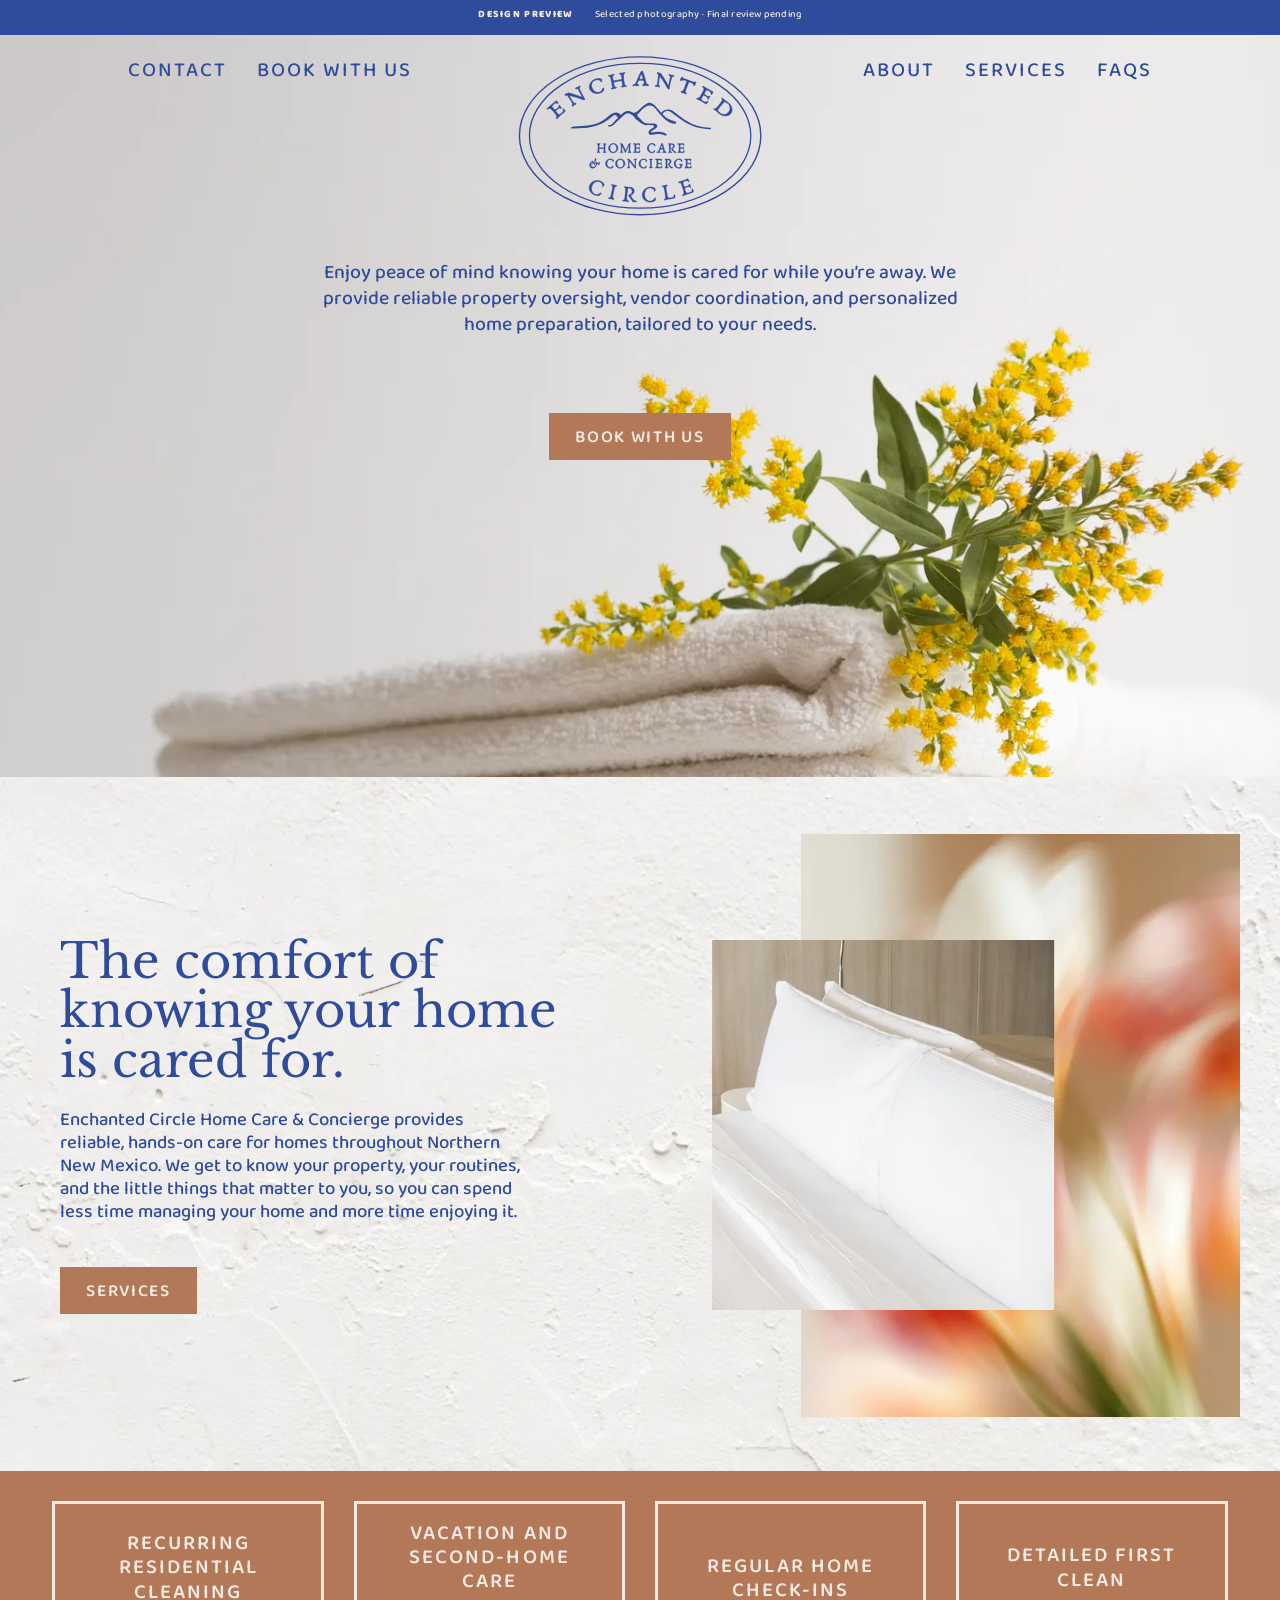
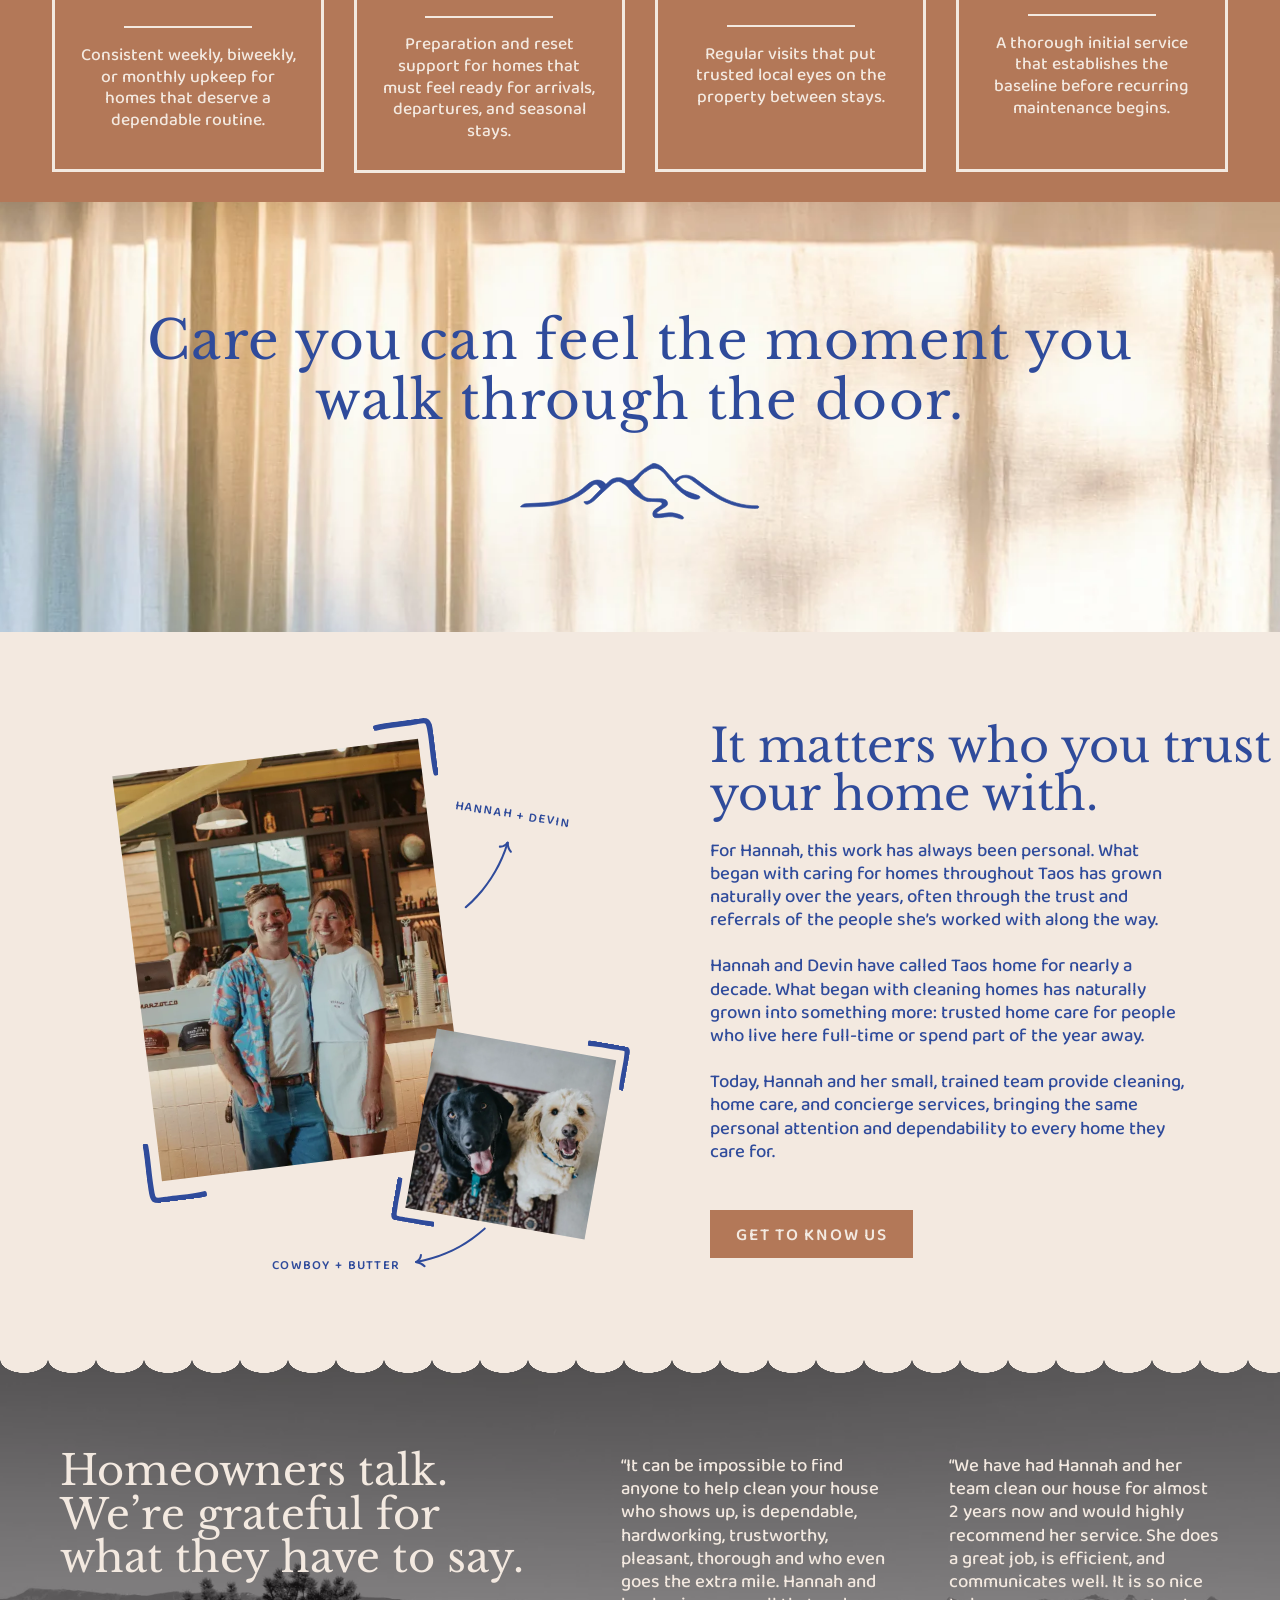
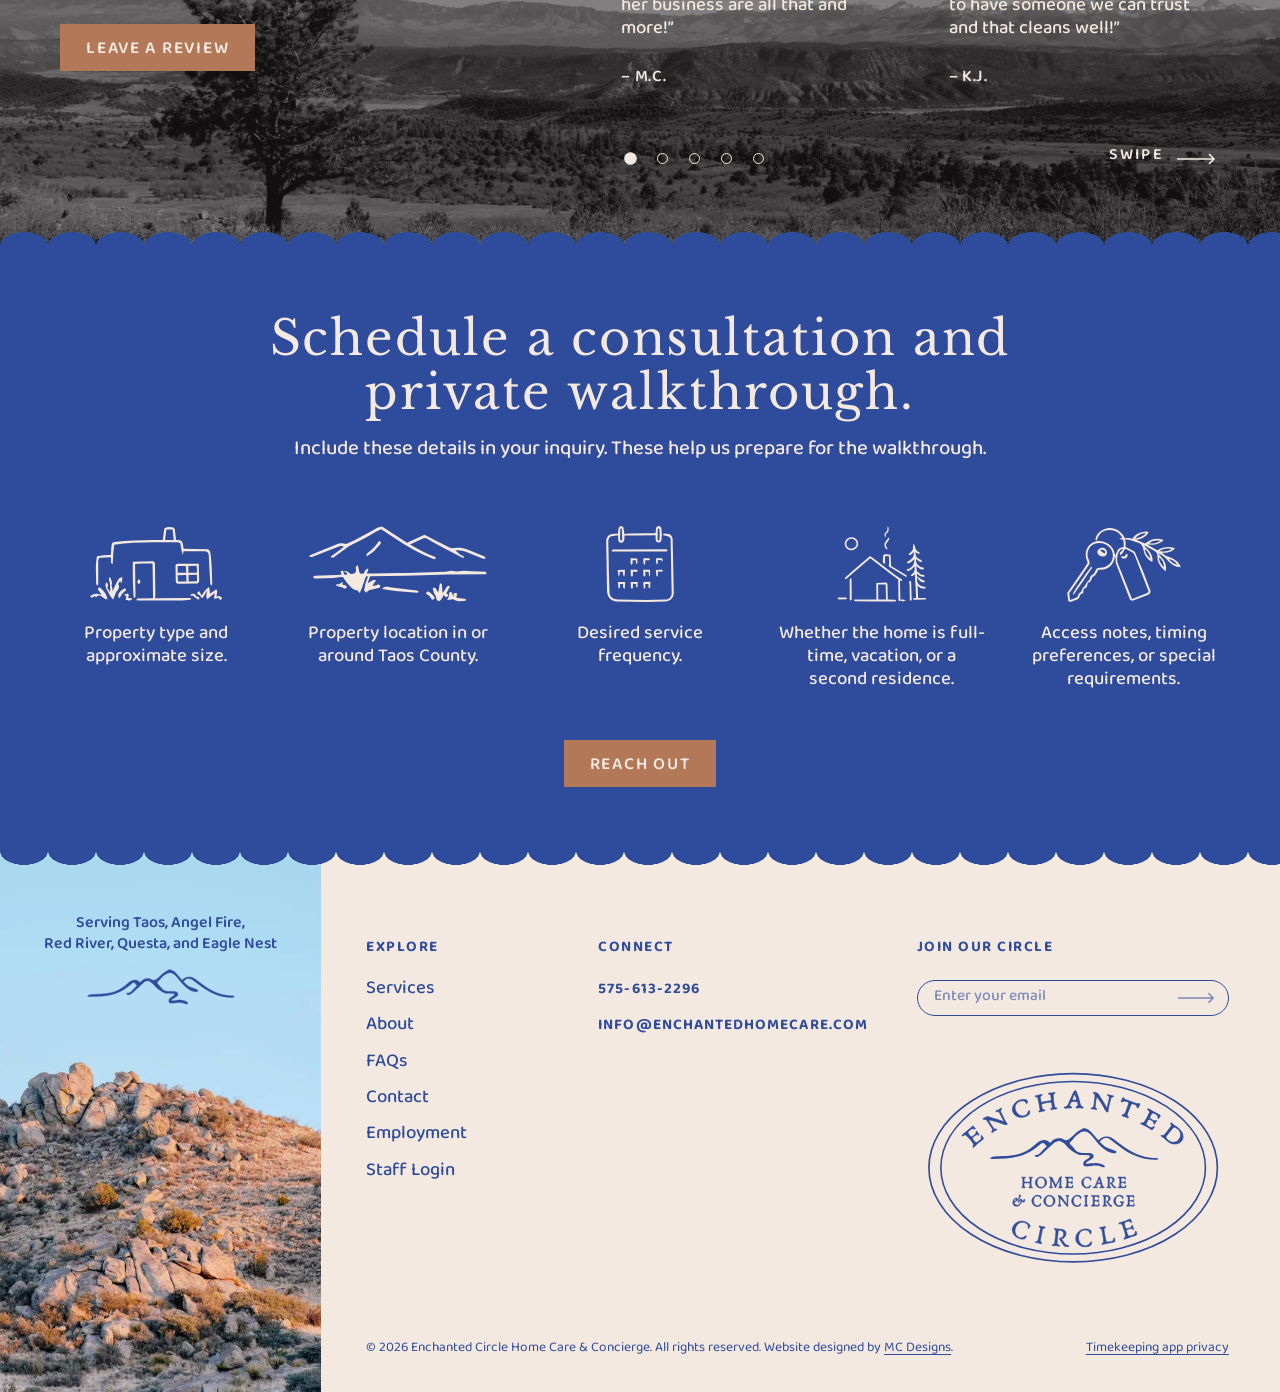
<file: index.html>
<!doctype html><html lang="en"><head><meta charset="utf-8"><meta name="viewport" content="width=device-width,initial-scale=1"><meta name="robots" content="noindex,nofollow"><meta name="description" content="Enchanted Circle Home Care &amp; Concierge provides reliable property oversight, vendor coordination, and personalized home preparation in Northern New Mexico."><title>Home | Enchanted Circle</title><link rel="preconnect" href="https://fonts.googleapis.com"><link rel="preconnect" href="https://fonts.gstatic.com" crossorigin><link rel="stylesheet" href="https://fonts.googleapis.com/css2?family=Baloo+Tammudu+2:wght@400..800&amp;family=Libre+Baskerville:wght@400;700&amp;display=swap"><link rel="stylesheet" href="styles.css"><link rel="icon" href="favicon.ico" sizes="16x16 32x32 48x48"><link rel="icon" type="image/png" href="favicon-32x32.png" sizes="32x32"><link rel="icon" type="image/svg+xml" href="favicon.svg" sizes="any"></head><body class="home"><a class="skip" href="#main">Skip to content</a><div class="draft-banner">DESIGN PREVIEW <span>Selected photography · Final review pending</span></div><header class="site-header site-header--overlay"><nav class="site-nav site-nav-left" aria-label="Contact and booking"><a href="contact.html">Contact</a><a href="mailto:info@enchantedhomecare.com?subject=Booking%20inquiry">Book with us</a></nav><a class="site-logo" href="index.html" aria-label="Enchanted Circle home"><img src="assets/logo.svg" alt="Enchanted Circle Home Care &amp; Concierge" width="277" height="186"></a><nav class="site-nav site-nav-right" aria-label="Main navigation"><a href="about.html">About</a><a href="services.html">Services</a><a href="faqs.html">FAQs</a></nav></header><main id="main">
<section class="hero"><img class="hero-photo" src="assets/photos/hero-linens-1600.webp" srcset="assets/photos/hero-linens-480.webp 480w, assets/photos/hero-linens-960.webp 960w, assets/photos/hero-linens-1600.webp 1600w, assets/photos/hero-linens-2400.webp 2400w" sizes="(max-width: 760px) 100vw, 118vw" width="3840" height="5760" loading="eager" decoding="async" fetchpriority="high" alt="A stack of white towels topped with yellow flowers"><div class="hero-copy"><h1 class="visually-hidden">Enchanted Circle Home Care &amp; Concierge</h1><p>Enjoy peace of mind knowing your home is cared for while you’re away. We provide reliable property oversight, vendor coordination, and personalized home preparation, tailored to your needs.</p><a class="button" href="mailto:info@enchantedhomecare.com?subject=Booking%20inquiry">Book with us</a></div></section>
<section class="comfort"><div class="comfort-copy"><h2>The comfort of knowing your home is cared for.</h2><p>Enchanted Circle Home Care &amp; Concierge provides reliable, hands-on care for homes throughout Northern New Mexico. We get to know your property, your routines, and the little things that matter to you, so you can spend less time managing your home and more time enjoying it.</p><a class="button" href="services.html">Services</a></div><div class="comfort-art"><img class="comfort-florals" src="assets/photos/soft-florals-960.webp" srcset="assets/photos/soft-florals-480.webp 480w, assets/photos/soft-florals-960.webp 960w, assets/photos/soft-florals-1600.webp 1600w" sizes="(max-width: 760px) 80vw, 31vw" width="6000" height="7966" loading="lazy" decoding="async" alt="Softly focused flowers and green stems in warm light"><img class="comfort-pillows" src="assets/photos/quiet-bedroom-960.webp" srcset="assets/photos/quiet-bedroom-480.webp 480w, assets/photos/quiet-bedroom-960.webp 960w, assets/photos/quiet-bedroom-1600.webp 1600w" sizes="(max-width: 760px) 62vw, 24vw" width="3648" height="5472" loading="lazy" decoding="async" alt="Crisp white pillows and bed linen"></div></section>
<section class="care-squares" aria-label="Ways we care for your home"><a href="services.html#service-02"><h3>Recurring residential cleaning</h3><span class="square-rule" aria-hidden="true"></span><p>Consistent weekly, biweekly, or monthly upkeep for homes that deserve a dependable routine.</p></a><a href="services.html#service-03"><h3>Vacation and second-home care</h3><span class="square-rule" aria-hidden="true"></span><p>Preparation and reset support for homes that must feel ready for arrivals, departures, and seasonal stays.</p></a><a href="services.html#service-04"><h3>Regular home check-ins</h3><span class="square-rule" aria-hidden="true"></span><p>Regular visits that put trusted local eyes on the property between stays.</p></a><a href="services.html#service-01"><h3>Detailed first clean</h3><span class="square-rule" aria-hidden="true"></span><p>A thorough initial service that establishes the baseline before recurring maintenance begins.</p></a></section>
<section class="moment"><h2>Care you can feel the moment you<br> walk through the door.</h2><img class="moment-mark" src="assets/mountain-blue.svg" alt="" width="1000" height="266"></section>
<section class="people"><div class="people-art"><figure class="snap snap-people"><img src="assets/photos/hannah-devin-960.webp" srcset="assets/photos/hannah-devin-480.webp 480w, assets/photos/hannah-devin-960.webp 960w, assets/photos/hannah-devin-1440.webp 1440w" sizes="(max-width: 760px) 50vw, 27vw" width="1440" height="1800" loading="lazy" decoding="async" alt="A smiling couple standing in a café"></figure><figure class="snap snap-dogs"><img src="assets/photos/cowboy-butter-480.webp" srcset="assets/photos/cowboy-butter-480.webp 480w, assets/photos/cowboy-butter-960.webp 960w" sizes="(max-width: 760px) 30vw, 16vw" width="960" height="960" loading="lazy" decoding="async" alt="A black Labrador and a cream doodle sitting on a rug"></figure><span class="tag tag-people" aria-hidden="true">Hannah + Devin</span><img class="tag-arrow tag-arrow-people" src="assets/icons/arrow-up.svg" alt="" width="57" height="81"><span class="tag tag-dogs" aria-hidden="true">Cowboy + Butter</span><img class="tag-arrow tag-arrow-dogs" src="assets/icons/arrow-down.svg" alt="" width="87" height="49"></div><div class="people-copy"><h2>It matters who you trust<br> your home with.</h2><p>For Hannah, this work has always been personal. What began with caring for homes throughout Taos has grown naturally over the years, often through the trust and referrals of the people she’s worked with along the way.</p><p>Hannah and Devin have called Taos home for nearly a decade. What began with cleaning homes has naturally grown into something more: trusted home care for people who live here full-time or spend part of the year away.</p><p>Today, Hannah and her small, trained team provide cleaning, home care, and concierge services, bringing the same personal attention and dependability to every home they care for.</p><a class="button" href="about.html">Get to know us</a></div></section>
<section class="reviews" aria-labelledby="reviews-title"><img class="reviews-bg" src="assets/photos/taos-landscape-1600.webp" srcset="assets/photos/taos-landscape-960.webp 960w, assets/photos/taos-landscape-1600.webp 1600w" sizes="100vw" width="1600" height="1009" loading="lazy" decoding="async" alt=""><div class="reviews-inner"><div class="reviews-intro"><h2 id="reviews-title">Homeowners talk.<br> We’re grateful for<br> what they have to say.</h2><a class="button" href="https://share.google/oeSkpohgW9FTx4liO" target="_blank" rel="noopener">Leave a review</a></div><div class="reviews-carousel"><div class="reviews-track" tabindex="0" role="region" aria-label="Homeowner reviews (scroll for more)">
<figure class="review"><blockquote><p>“It can be impossible to find anyone to help clean your house who shows up, is dependable, hardworking, trustworthy, pleasant, thorough and who even goes the extra mile. Hannah and her business are all that and more!”</p></blockquote><figcaption>– M.C.</figcaption></figure>
<figure class="review"><blockquote><p>“We have had Hannah and her team clean our house for almost 2 years now and would highly recommend her service. She does a great job, is efficient, and communicates well. It is so nice to have someone we can trust and that cleans well!”</p></blockquote><figcaption>– K.J.</figcaption></figure>
<figure class="review"><blockquote><p>“Hannah and crew did a great job cleaning our home before our Thanksgiving vacation. She pays attention to details and even took the time to clean out our fireplace. Thank you.”</p></blockquote><figcaption>– J.H.</figcaption></figure>
<figure class="review"><blockquote><p>“Hannah is the real deal. She is efficient and detail oriented.. She communicates clearly, and is prompt with her schedule. I’ve used many services over the years and Hannah’s is truly one of the best.”</p></blockquote><figcaption>– C.P.</figcaption></figure>
<figure class="review"><blockquote><p>“Hannah is Incredibly professional, on a level that is rare in Taos. Trust worthy. Fantastic communication and above all else, excellent and detail oriented. Highly recommend!!”</p></blockquote><figcaption>– J.E.</figcaption></figure>
<figure class="review"><blockquote><p>“Hannah is top notch. Her attention to detail in my home is unparalleled and the job performed always exceeds expectations. She is professional, trustworthy and dependable.”</p></blockquote><figcaption>– W.G.</figcaption></figure>
</div><div class="reviews-controls"><button class="reviews-prev" type="button" aria-label="Previous reviews"><svg viewBox="0 0 40 12" aria-hidden="true"><path d="M39 6H2M7 1 2 6l5 5"/></svg></button><button class="reviews-next" type="button" aria-label="Next reviews">Swipe <svg viewBox="0 0 40 12" aria-hidden="true"><path d="M1 6h37M33 1l5 5-5 5"/></svg></button></div></div></div></section>
<section class="walkthrough"><h2>Schedule a consultation and<br> private walkthrough.</h2><p class="walkthrough-lede">Include these details in your inquiry. These help us prepare for the walkthrough.</p><ul class="walkthrough-list"><li><img src="assets/icons/doodle-adobe.svg" alt="" width="133" height="77">Property type and approximate size.</li><li><img src="assets/icons/doodle-mountain.svg" alt="" width="163" height="70">Property location in or around Taos County.</li><li><img src="assets/icons/doodle-calendar.svg" alt="" width="75" height="85">Desired service frequency.</li><li><img src="assets/icons/doodle-cabin.svg" alt="" width="107" height="92">Whether the home is full-time, vacation, or a second residence.</li><li><img src="assets/icons/doodle-keys.svg" alt="" width="123" height="83">Access notes, timing preferences, or special requirements.</li></ul><a class="button" href="mailto:info@enchantedhomecare.com?subject=Consultation%20and%20walkthrough">Reach out</a></section>
</main><footer class="site-footer"><div class="footer-place"><img class="footer-place-photo" src="assets/photos/rocky-desert-480.webp" srcset="assets/photos/rocky-desert-480.webp 480w, assets/photos/rocky-desert-960.webp 960w, assets/photos/rocky-desert-1440.webp 1440w" sizes="(max-width: 760px) 100vw, 25vw" width="960" height="1440" loading="lazy" decoding="async" alt=""><p>Serving Taos, Angel Fire,<br> Red River, Questa, and Eagle Nest</p><img class="footer-place-mark" src="assets/mountain-blue.svg" alt="" width="1000" height="266"></div><div class="footer-main"><nav class="footer-col" aria-labelledby="footer-explore"><h2 id="footer-explore">Explore</h2><ul><li><a href="services.html">Services</a></li><li><a href="about.html">About</a></li><li><a href="faqs.html">FAQs</a></li><li><a href="contact.html">Contact</a></li><li><a href="employment.html">Employment</a></li><li><a href="https://staff.enchantedhomecare.com/">Staff Login</a></li></ul></nav><div class="footer-col footer-connect"><h2>Connect</h2><ul><li><a href="tel:+15756132296">575-613-2296</a></li><li><a href="mailto:info@enchantedhomecare.com">info@enchantedhomecare.com</a></li></ul></div><div class="footer-col footer-join"><h2 id="footer-join">Join our circle</h2><form class="join-form" action="#" method="post" novalidate aria-labelledby="footer-join"><label class="visually-hidden" for="join-email">Email address</label><input id="join-email" name="email" type="email" inputmode="email" autocomplete="email" placeholder="Enter your email" required maxlength="254"><input class="join-trap" name="company" type="text" tabindex="-1" autocomplete="off" aria-hidden="true"><button type="submit" aria-label="Join the email list"><svg viewBox="0 0 40 12" aria-hidden="true"><path d="M1 6h37M33 1l5 5-5 5"/></svg></button></form><p class="join-status" role="status" aria-live="polite"></p><a class="footer-logo" href="index.html" aria-label="Enchanted Circle home"><img src="assets/logo.svg" alt="" width="332" height="224"></a></div><div class="footer-legal"><p>© 2026 Enchanted Circle Home Care &amp; Concierge. All rights reserved. Website designed by <a href="https://mollycostanza.com/" target="_blank" rel="noopener">MC Designs</a>.</p><a href="privacy-timekeeping.html">Timekeeping app privacy</a></div></div></footer><script src="assets/site.js" defer></script></body></html>
</file>
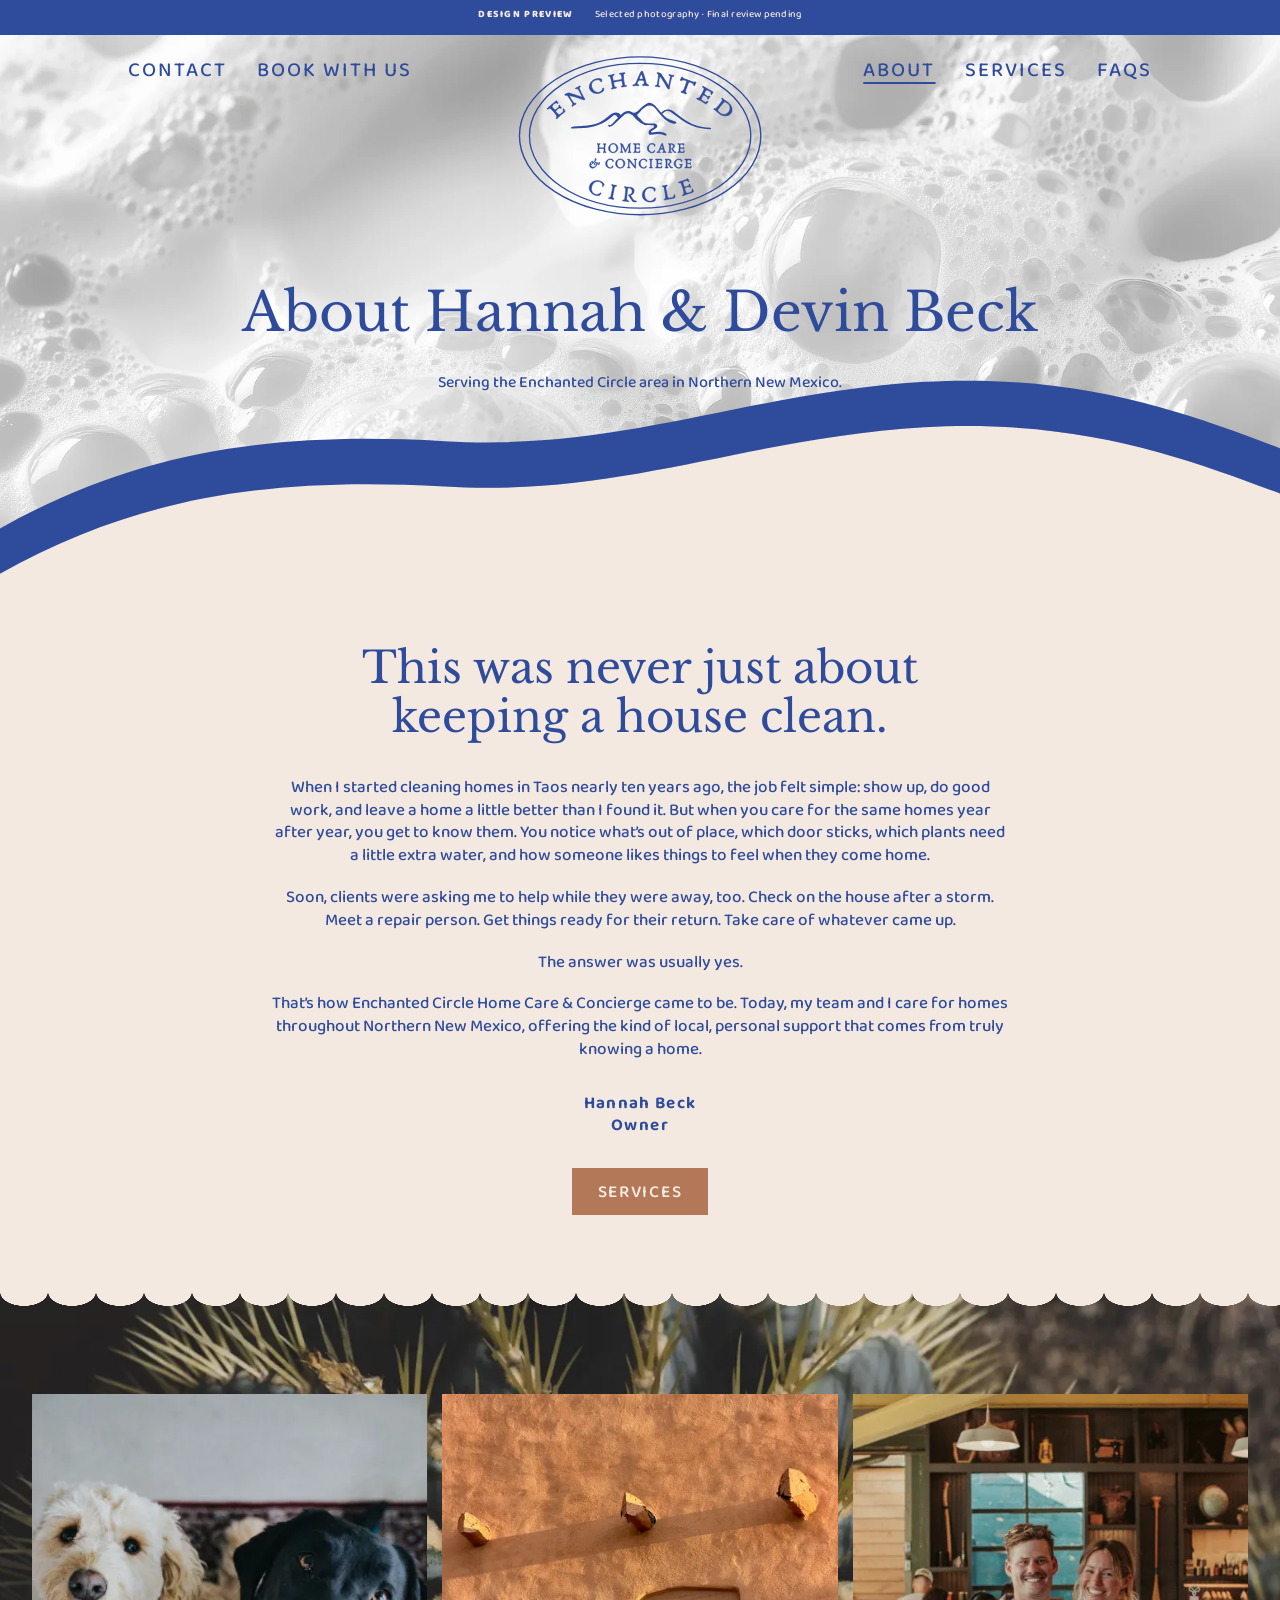
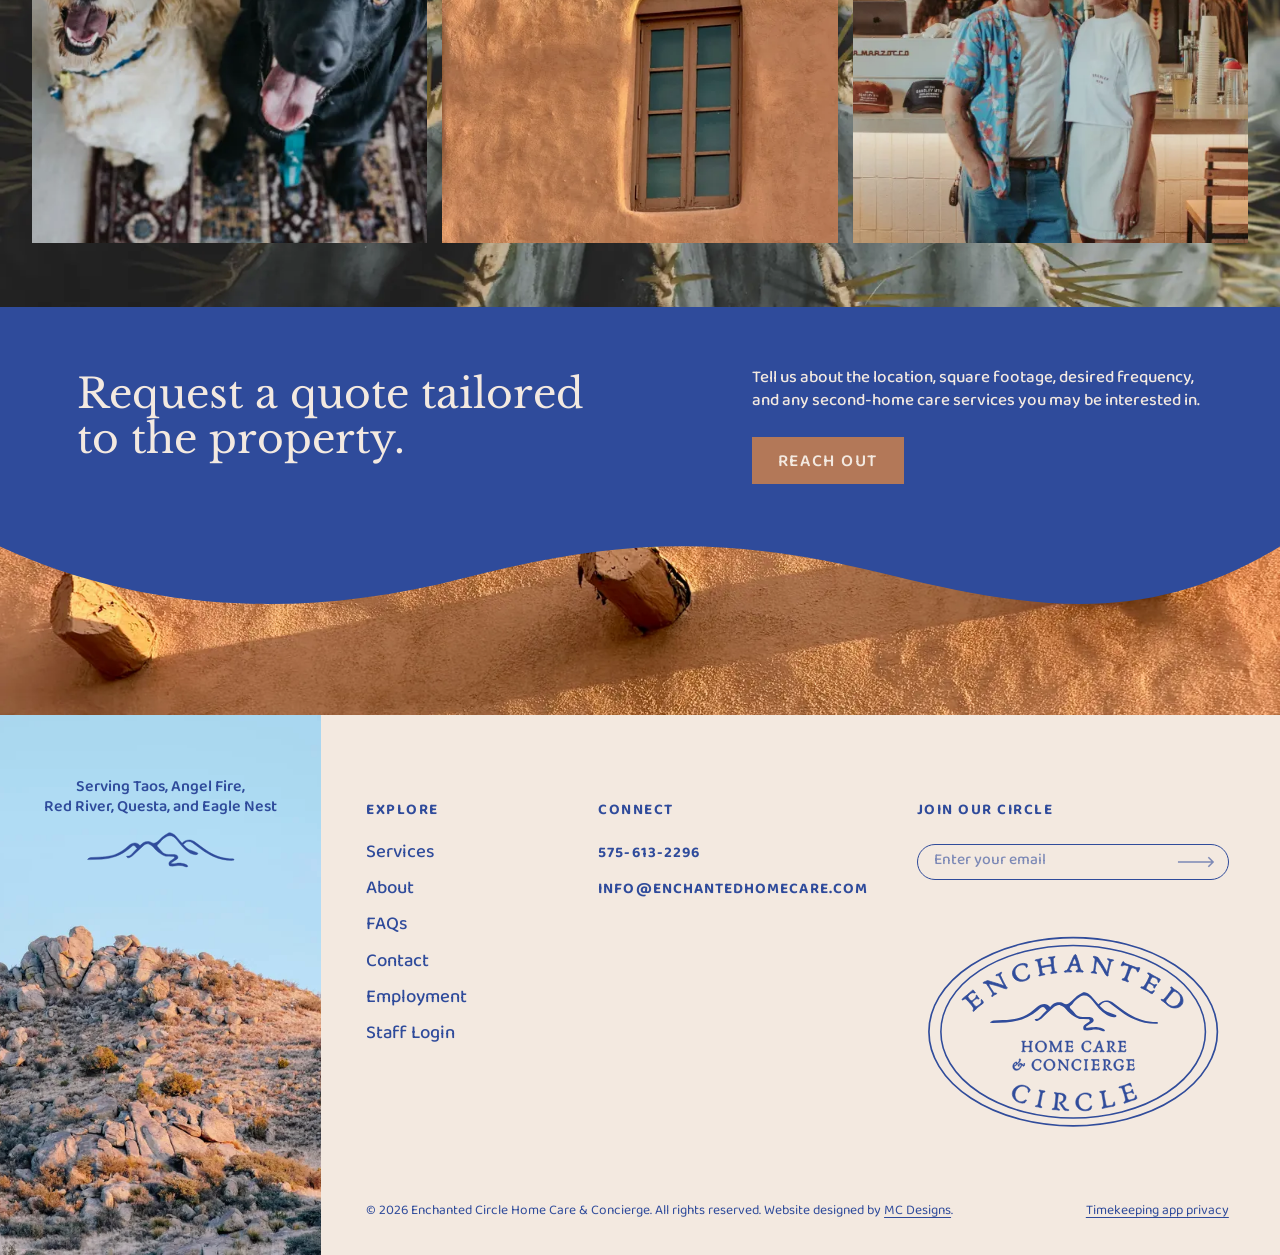
<file: about.html>
<!doctype html><html lang="en"><head><meta charset="utf-8"><meta name="viewport" content="width=device-width,initial-scale=1"><meta name="robots" content="noindex,nofollow"><meta name="description" content="A local design draft for Enchanted Circle Home Care and Concierge in Northern New Mexico."><title>About | Enchanted Circle</title><link rel="preconnect" href="https://fonts.googleapis.com"><link rel="preconnect" href="https://fonts.gstatic.com" crossorigin><link rel="stylesheet" href="https://fonts.googleapis.com/css2?family=Baloo+Tammudu+2:wght@400..800&amp;family=Libre+Baskerville:wght@400;700&amp;display=swap"><link rel="stylesheet" href="styles.css"><link rel="icon" href="favicon.ico" sizes="16x16 32x32 48x48"><link rel="icon" type="image/png" href="favicon-32x32.png" sizes="32x32"><link rel="icon" type="image/svg+xml" href="favicon.svg" sizes="any"></head><body><a class="skip" href="#main">Skip to content</a><div class="draft-banner">DESIGN PREVIEW <span>Selected photography · Final review pending</span></div><header class="site-header site-header--overlay"><nav class="site-nav site-nav-left" aria-label="Contact and booking"><a href="contact.html">Contact</a><a href="mailto:info@enchantedhomecare.com?subject=Booking%20inquiry">Book with us</a></nav><a class="site-logo" href="index.html" aria-label="Enchanted Circle home"><img src="assets/logo.svg" alt="Enchanted Circle Home Care &amp; Concierge" width="277" height="186"></a><nav class="site-nav site-nav-right" aria-label="Main navigation"><a href="about.html" aria-current="page">About</a><a href="services.html">Services</a><a href="faqs.html">FAQs</a></nav></header><main id="main"><section class="about-hero"><h1>About Hannah &amp; Devin Beck</h1><p>Serving the Enchanted Circle area in Northern New Mexico.</p><svg class="about-wave" viewBox="0 0 1440 220" preserveAspectRatio="none" aria-hidden="true"><path class="about-wave-linen" d="M0 182C150 96 300 70 500 82C700 94 840 26 1040 14C1220 4 1340 52 1440 90V220H0Z"/><path class="about-wave-blue" d="M0 130C150 44 300 18 500 30C700 42 840 -26 1040 -38C1220 -48 1340 0 1440 38V90C1340 52 1220 4 1040 14C840 26 700 94 500 82C300 70 150 96 0 182Z"/></svg></section><section class="story" aria-labelledby="story-title"><div class="story-inner"><h2 id="story-title">This was never just about<br> keeping a house clean.</h2><p>When I started cleaning homes in Taos nearly ten years ago, the job felt simple: show up, do good work, and leave a home a little better than I found it. But when you care for the same homes year after year, you get to know them. You notice what’s out of place, which door sticks, which plants need a little extra water, and how someone likes things to feel when they come home.</p><p>Soon, clients were asking me to help while they were away, too. Check on the house after a storm. Meet a repair person. Get things ready for their return. Take care of whatever came up.</p><p>The answer was usually yes.</p><p>That’s how Enchanted Circle Home Care &amp; Concierge came to be. Today, my team and I care for homes throughout Northern New Mexico, offering the kind of local, personal support that comes from truly knowing a home.</p><p class="signature">Hannah Beck<span>Owner</span></p><a class="button" href="services.html">Services</a></div></section><section class="story-gallery" aria-label="Photos of Hannah, Devin, and their dogs"><img class="story-gallery-bg" src="assets/photos/cactus-1600.webp" srcset="assets/photos/cactus-960.webp 960w, assets/photos/cactus-1600.webp 1600w, assets/photos/cactus-2400.webp 2400w" sizes="100vw" width="1600" height="1067" loading="lazy" decoding="async" alt=""><div class="story-gallery-row"><img src="assets/photos/cowboy-butter-960.webp" srcset="assets/photos/cowboy-butter-480.webp 480w, assets/photos/cowboy-butter-960.webp 960w" sizes="(max-width: 760px) 90vw, 31vw" width="960" height="960" loading="lazy" decoding="async" alt="A cream doodle and a black Labrador sitting on a rug"><img src="assets/photos/adobe-window-960.webp" srcset="assets/photos/adobe-window-480.webp 480w, assets/photos/adobe-window-960.webp 960w, assets/photos/adobe-window-1600.webp 1600w" sizes="(max-width: 760px) 90vw, 31vw" width="960" height="1280" loading="lazy" decoding="async" alt="Sunlight on an adobe wall and a green-framed window"><img src="assets/photos/hannah-devin-960.webp" srcset="assets/photos/hannah-devin-480.webp 480w, assets/photos/hannah-devin-960.webp 960w, assets/photos/hannah-devin-1440.webp 1440w" sizes="(max-width: 760px) 90vw, 31vw" width="960" height="1200" loading="lazy" decoding="async" alt="A smiling couple standing in a café"></div></section><section class="about-quote" aria-labelledby="quote-title"><div class="about-quote-inner"><h2 id="quote-title">Request a quote tailored<br> to the property.</h2><div><p>Tell us about the location, square footage, desired frequency, and any second-home care services you may be interested in.</p><a class="button" href="contact.html">Reach out</a></div></div><div class="about-adobe"><img src="assets/photos/adobe-vigas-1600.webp" srcset="assets/photos/adobe-vigas-960.webp 960w, assets/photos/adobe-vigas-1600.webp 1600w" sizes="100vw" width="1600" height="896" loading="lazy" decoding="async" alt=""><svg viewBox="0 0 1440 120" preserveAspectRatio="none" aria-hidden="true"><path d="M0 0H1440V40C1300 120 1180 112 1000 70C820 28 700 30 520 74C340 118 160 110 0 40Z"/></svg></div></section></main><footer class="site-footer"><div class="footer-place"><img class="footer-place-photo" src="assets/photos/rocky-desert-480.webp" srcset="assets/photos/rocky-desert-480.webp 480w, assets/photos/rocky-desert-960.webp 960w, assets/photos/rocky-desert-1440.webp 1440w" sizes="(max-width: 760px) 100vw, 25vw" width="960" height="1440" loading="lazy" decoding="async" alt=""><p>Serving Taos, Angel Fire,<br> Red River, Questa, and Eagle Nest</p><img class="footer-place-mark" src="assets/mountain-blue.svg" alt="" width="1000" height="266"></div><div class="footer-main"><nav class="footer-col" aria-labelledby="footer-explore"><h2 id="footer-explore">Explore</h2><ul><li><a href="services.html">Services</a></li><li><a href="about.html">About</a></li><li><a href="faqs.html">FAQs</a></li><li><a href="contact.html">Contact</a></li><li><a href="employment.html">Employment</a></li><li><a href="https://staff.enchantedhomecare.com/">Staff Login</a></li></ul></nav><div class="footer-col footer-connect"><h2>Connect</h2><ul><li><a href="tel:+15756132296">575-613-2296</a></li><li><a href="mailto:info@enchantedhomecare.com">info@enchantedhomecare.com</a></li></ul></div><div class="footer-col footer-join"><h2 id="footer-join">Join our circle</h2><form class="join-form" action="#" method="post" novalidate aria-labelledby="footer-join"><label class="visually-hidden" for="join-email">Email address</label><input id="join-email" name="email" type="email" inputmode="email" autocomplete="email" placeholder="Enter your email" required maxlength="254"><input class="join-trap" name="company" type="text" tabindex="-1" autocomplete="off" aria-hidden="true"><button type="submit" aria-label="Join the email list"><svg viewBox="0 0 40 12" aria-hidden="true"><path d="M1 6h37M33 1l5 5-5 5"/></svg></button></form><p class="join-status" role="status" aria-live="polite"></p><a class="footer-logo" href="index.html" aria-label="Enchanted Circle home"><img src="assets/logo.svg" alt="" width="332" height="224"></a></div><div class="footer-legal"><p>© 2026 Enchanted Circle Home Care &amp; Concierge. All rights reserved. Website designed by <a href="https://mollycostanza.com/" target="_blank" rel="noopener">MC Designs</a>.</p><a href="privacy-timekeeping.html">Timekeeping app privacy</a></div></div></footer><script src="assets/site.js" defer></script></body></html>
</file>
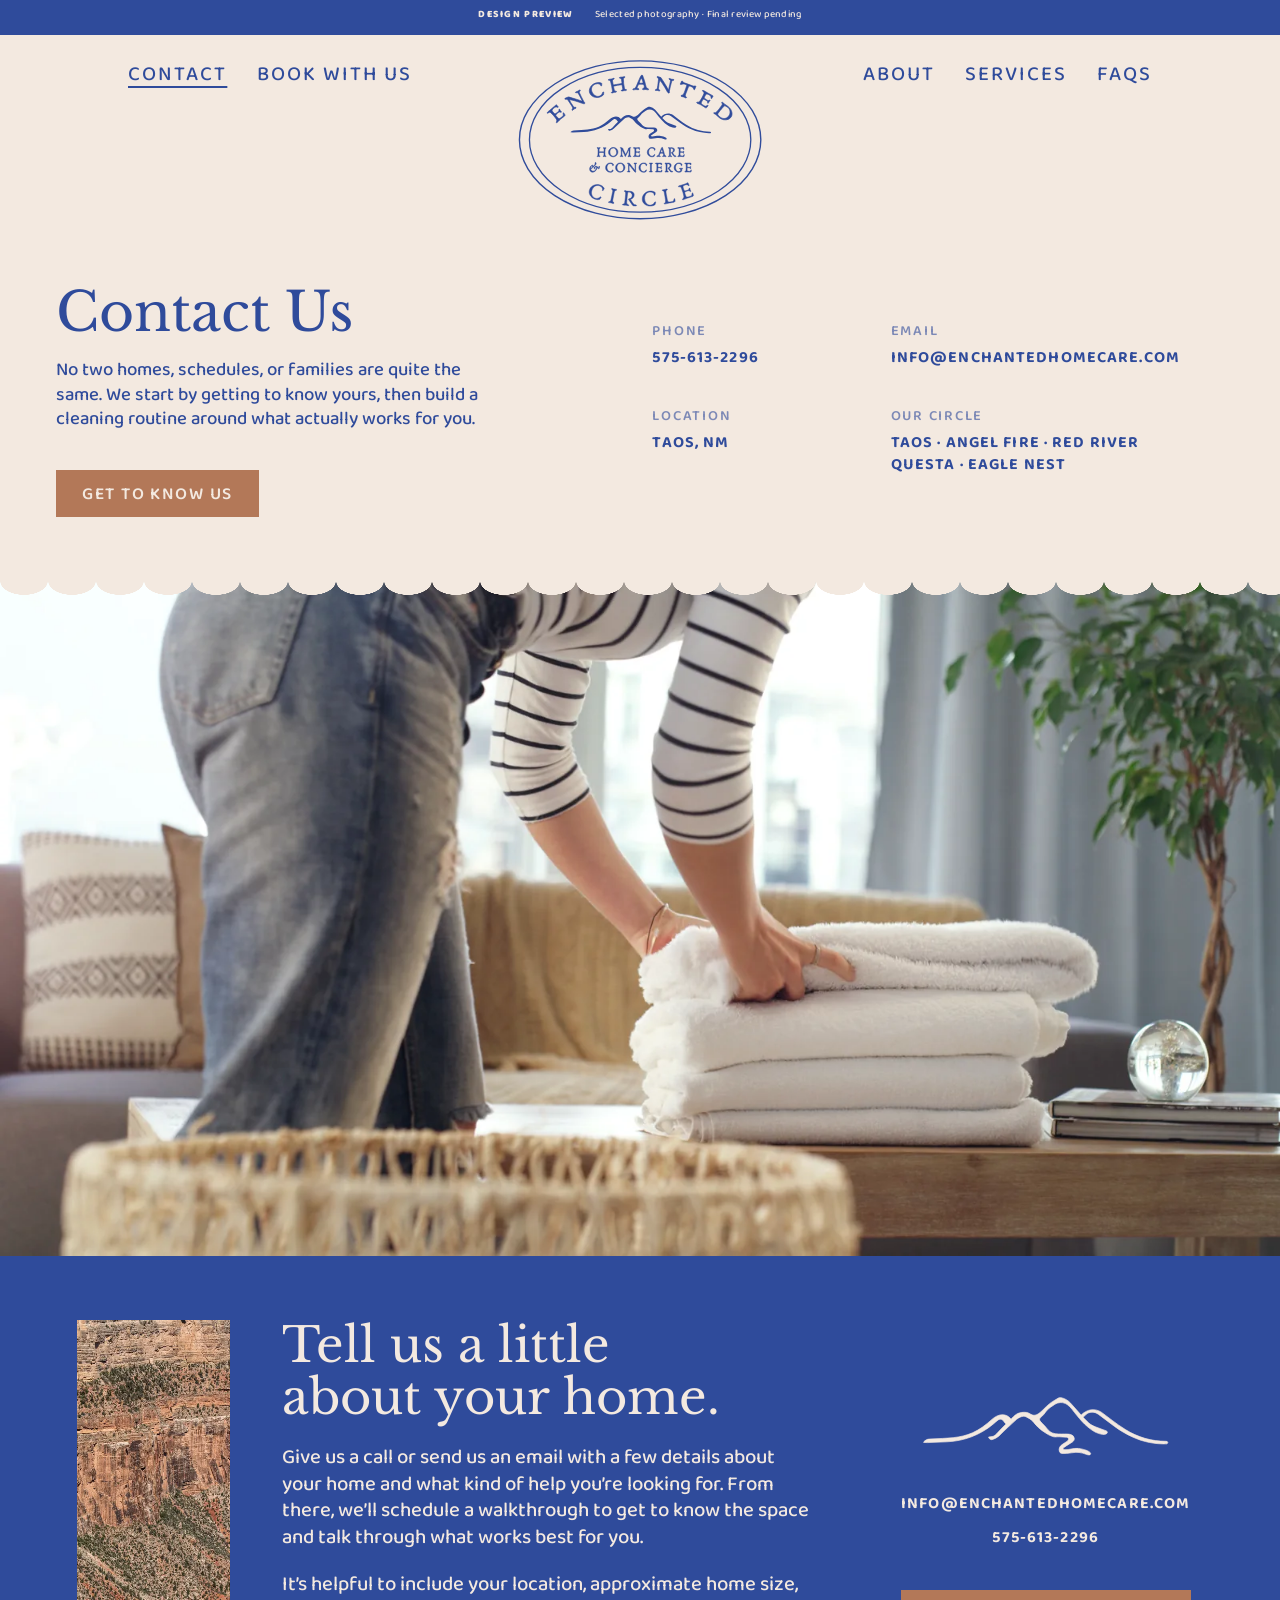
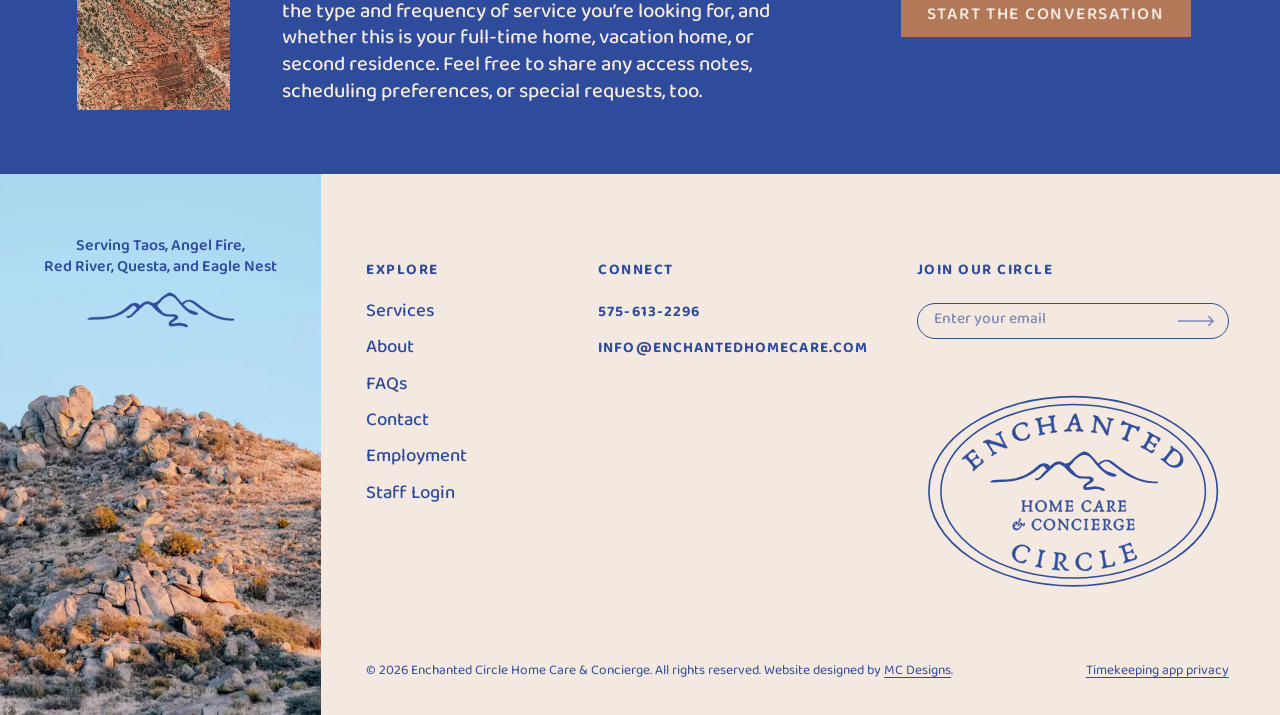
<file: contact.html>
<!doctype html><html lang="en"><head><meta charset="utf-8"><meta name="viewport" content="width=device-width,initial-scale=1"><meta name="robots" content="noindex,nofollow"><meta name="description" content="A local design draft for Enchanted Circle Home Care and Concierge in Northern New Mexico."><title>Contact | Enchanted Circle</title><link rel="preconnect" href="https://fonts.googleapis.com"><link rel="preconnect" href="https://fonts.gstatic.com" crossorigin><link rel="stylesheet" href="https://fonts.googleapis.com/css2?family=Baloo+Tammudu+2:wght@400..800&amp;family=Libre+Baskerville:wght@400;700&amp;display=swap"><link rel="stylesheet" href="styles.css"><link rel="icon" href="favicon.ico" sizes="16x16 32x32 48x48"><link rel="icon" type="image/png" href="favicon-32x32.png" sizes="32x32"><link rel="icon" type="image/svg+xml" href="favicon.svg" sizes="any"></head><body><a class="skip" href="#main">Skip to content</a><div class="draft-banner">DESIGN PREVIEW <span>Selected photography · Final review pending</span></div><header class="site-header"><nav class="site-nav site-nav-left" aria-label="Contact and booking"><a href="contact.html" aria-current="page">Contact</a><a href="mailto:info@enchantedhomecare.com?subject=Booking%20inquiry">Book with us</a></nav><a class="site-logo" href="index.html" aria-label="Enchanted Circle home"><img src="assets/logo.svg" alt="Enchanted Circle Home Care &amp; Concierge" width="277" height="186"></a><nav class="site-nav site-nav-right" aria-label="Main navigation"><a href="about.html">About</a><a href="services.html">Services</a><a href="faqs.html">FAQs</a></nav></header><main id="main"><section class="contact-intro"><div class="section-width contact-intro-grid"><div class="contact-lede"><h1>Contact Us</h1><p>No two homes, schedules, or families are quite the same. We start by getting to know yours, then build a cleaning routine around what actually works for you.</p><a class="button" href="about.html">Get to know us</a></div><dl class="contact-details"><div><dt>Phone</dt><dd><a href="tel:+15756132296">575-613-2296</a></dd></div><div><dt>Email</dt><dd><a href="mailto:info@enchantedhomecare.com">info@<wbr>enchantedhomecare.com</a></dd></div><div><dt>Location</dt><dd>Taos, NM</dd></div><div><dt>Our circle</dt><dd>Taos · Angel Fire · Red River<br> Questa · Eagle Nest</dd></div></dl></div></section><div class="photo photo-linen contact-photo has-photo"><img src="assets/photos/folding-linens-960.webp" srcset="assets/photos/folding-linens-480.webp 480w, assets/photos/folding-linens-960.webp 960w, assets/photos/folding-linens-1600.webp 1600w" sizes="100vw" width="1600" height="844" loading="lazy" decoding="async" alt="A person neatly folding white towels on a wooden coffee table"></div><section class="contact-conversation" aria-labelledby="conversation-title"><img class="conversation-cliffs" src="assets/photos/canyon-cliffs-960.webp" srcset="assets/photos/canyon-cliffs-480.webp 480w, assets/photos/canyon-cliffs-960.webp 960w" sizes="(max-width: 760px) 100vw, 400px" width="960" height="1500" loading="lazy" decoding="async" alt=""><div class="conversation-grid"><div class="conversation-copy"><h2 id="conversation-title">Tell us a little<br> about your home.</h2><p>Give us a call or send us an email with a few details about your home and what kind of help you’re looking for. From there, we’ll schedule a walkthrough to get to know the space and talk through what works best for you.</p><p>It’s helpful to include your location, approximate home size, the type and frequency of service you’re looking for, and whether this is your full-time home, vacation home, or second residence. Feel free to share any access notes, scheduling preferences, or special requests, too.</p></div><div class="conversation-reach"><img class="conversation-mark" src="assets/mountain-linen.svg" alt="" width="1000" height="266"><a href="mailto:info@enchantedhomecare.com">info@<wbr>enchantedhomecare.com</a><a href="tel:+15756132296">575-613-2296</a><a class="button" href="mailto:info@enchantedhomecare.com?subject=Starting%20the%20conversation">Start the conversation</a></div></div></section></main><footer class="site-footer"><div class="footer-place"><img class="footer-place-photo" src="assets/photos/rocky-desert-480.webp" srcset="assets/photos/rocky-desert-480.webp 480w, assets/photos/rocky-desert-960.webp 960w, assets/photos/rocky-desert-1440.webp 1440w" sizes="(max-width: 760px) 100vw, 25vw" width="960" height="1440" loading="lazy" decoding="async" alt=""><p>Serving Taos, Angel Fire,<br> Red River, Questa, and Eagle Nest</p><img class="footer-place-mark" src="assets/mountain-blue.svg" alt="" width="1000" height="266"></div><div class="footer-main"><nav class="footer-col" aria-labelledby="footer-explore"><h2 id="footer-explore">Explore</h2><ul><li><a href="services.html">Services</a></li><li><a href="about.html">About</a></li><li><a href="faqs.html">FAQs</a></li><li><a href="contact.html">Contact</a></li><li><a href="employment.html">Employment</a></li><li><a href="https://staff.enchantedhomecare.com/">Staff Login</a></li></ul></nav><div class="footer-col footer-connect"><h2>Connect</h2><ul><li><a href="tel:+15756132296">575-613-2296</a></li><li><a href="mailto:info@enchantedhomecare.com">info@enchantedhomecare.com</a></li></ul></div><div class="footer-col footer-join"><h2 id="footer-join">Join our circle</h2><form class="join-form" action="#" method="post" novalidate aria-labelledby="footer-join"><label class="visually-hidden" for="join-email">Email address</label><input id="join-email" name="email" type="email" inputmode="email" autocomplete="email" placeholder="Enter your email" required maxlength="254"><input class="join-trap" name="company" type="text" tabindex="-1" autocomplete="off" aria-hidden="true"><button type="submit" aria-label="Join the email list"><svg viewBox="0 0 40 12" aria-hidden="true"><path d="M1 6h37M33 1l5 5-5 5"/></svg></button></form><p class="join-status" role="status" aria-live="polite"></p><a class="footer-logo" href="index.html" aria-label="Enchanted Circle home"><img src="assets/logo.svg" alt="" width="332" height="224"></a></div><div class="footer-legal"><p>© 2026 Enchanted Circle Home Care &amp; Concierge. All rights reserved. Website designed by <a href="https://mollycostanza.com/" target="_blank" rel="noopener">MC Designs</a>.</p><a href="privacy-timekeeping.html">Timekeeping app privacy</a></div></div></footer><script src="assets/site.js" defer></script></body></html>
</file>
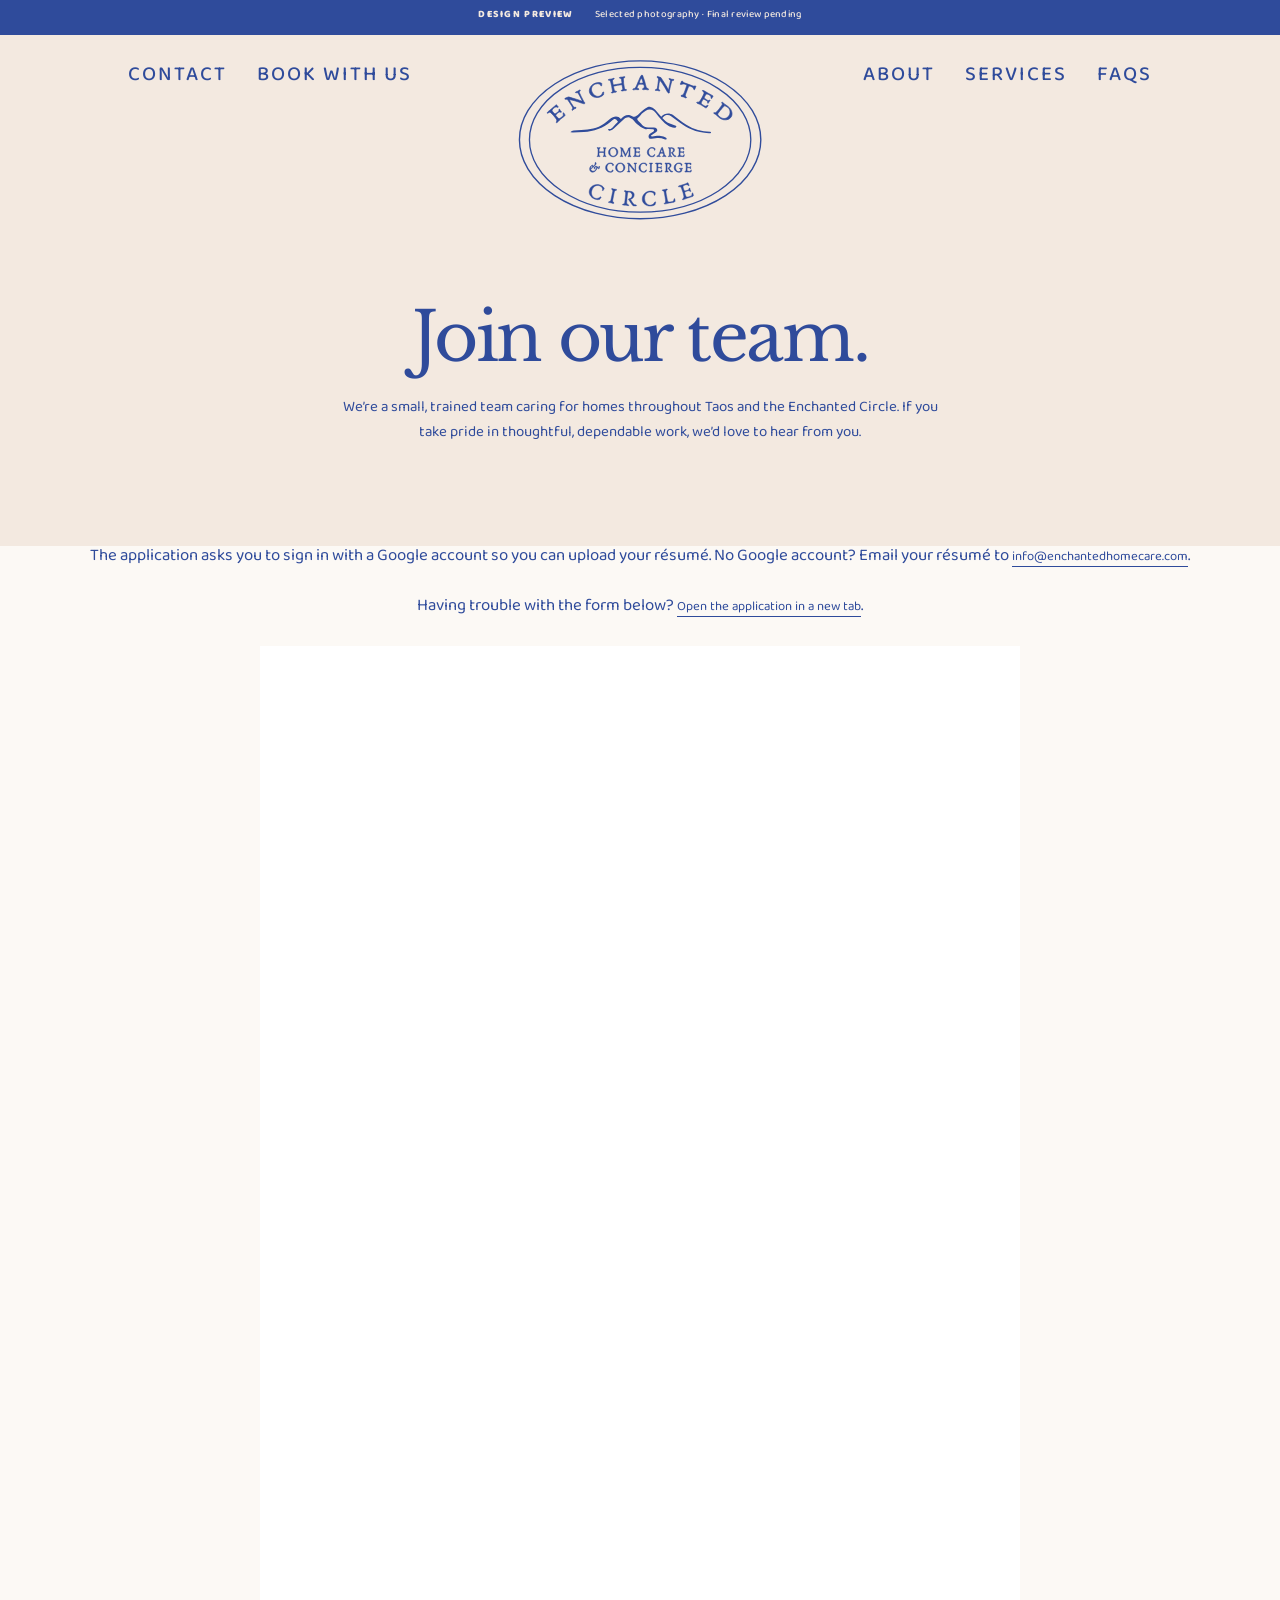
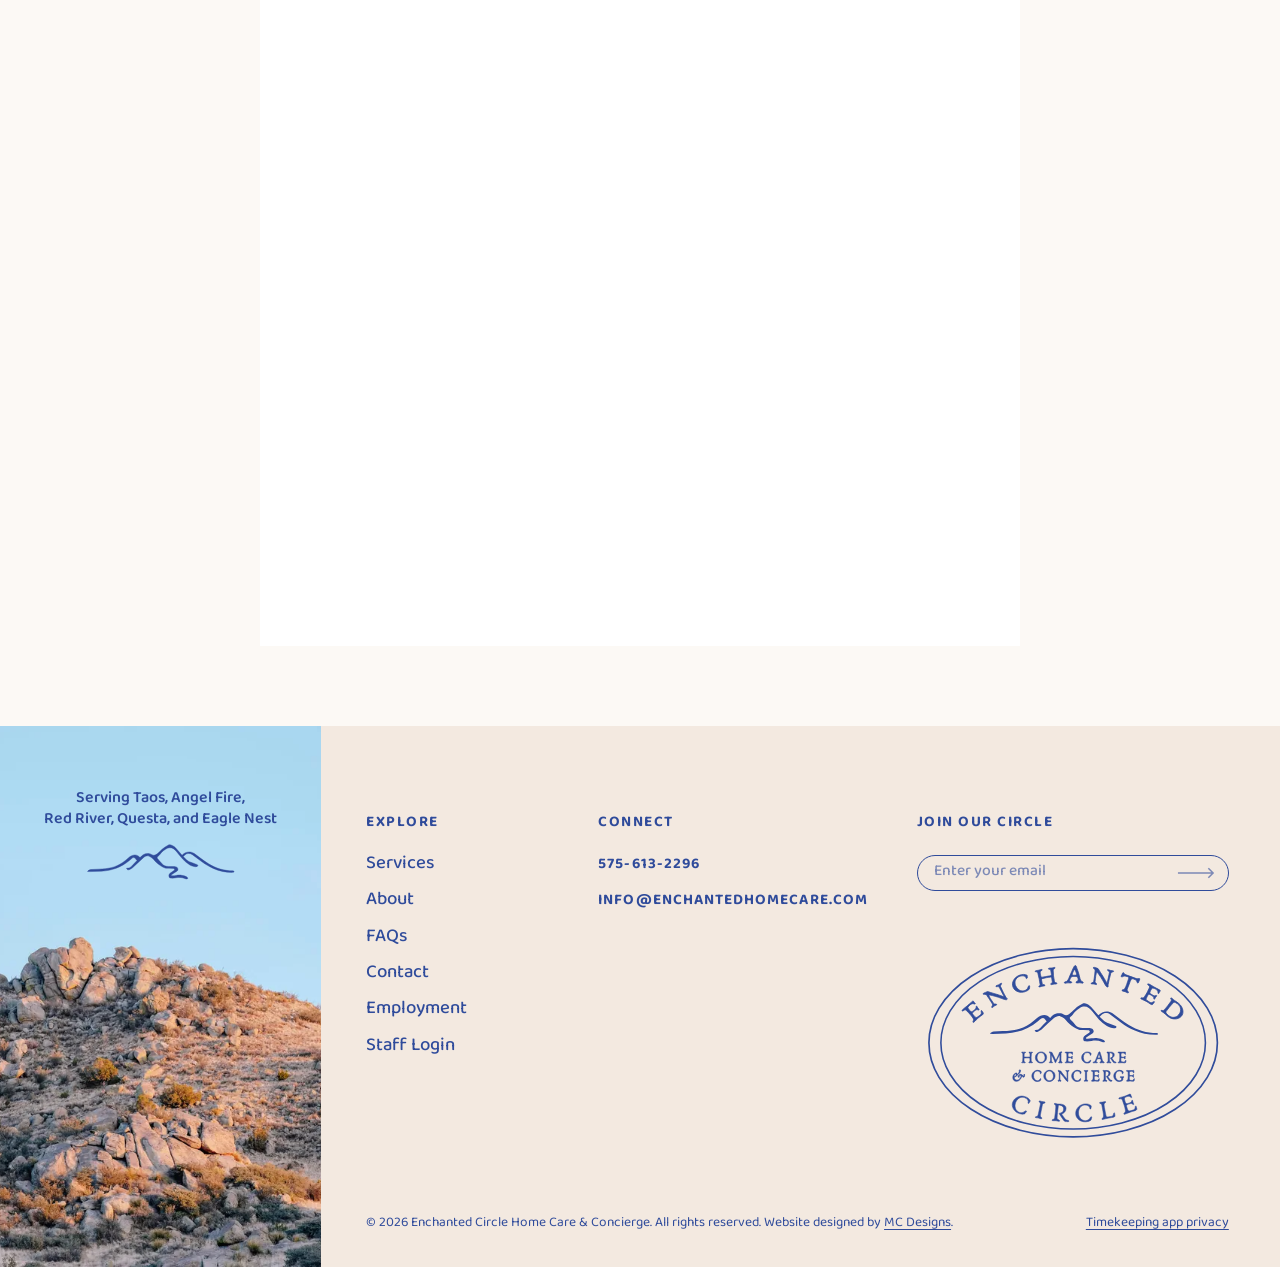
<file: employment.html>
<!doctype html><html lang="en"><head><meta charset="utf-8"><meta name="viewport" content="width=device-width,initial-scale=1"><meta name="robots" content="noindex,nofollow"><meta name="description" content="Apply to join the Enchanted Circle Home Care &amp; Concierge team in Taos, New Mexico."><title>Employment | Enchanted Circle</title><link rel="preconnect" href="https://fonts.googleapis.com"><link rel="preconnect" href="https://fonts.gstatic.com" crossorigin><link rel="stylesheet" href="https://fonts.googleapis.com/css2?family=Baloo+Tammudu+2:wght@400..800&amp;family=Libre+Baskerville:wght@400;700&amp;display=swap"><link rel="stylesheet" href="styles.css"><link rel="icon" href="favicon.ico" sizes="16x16 32x32 48x48"><link rel="icon" type="image/png" href="favicon-32x32.png" sizes="32x32"><link rel="icon" type="image/svg+xml" href="favicon.svg" sizes="any"></head><body><a class="skip" href="#main">Skip to content</a><div class="draft-banner">DESIGN PREVIEW <span>Selected photography · Final review pending</span></div><header class="site-header"><nav class="site-nav site-nav-left" aria-label="Contact and booking"><a href="contact.html">Contact</a><a href="mailto:info@enchantedhomecare.com?subject=Booking%20inquiry">Book with us</a></nav><a class="site-logo" href="index.html" aria-label="Enchanted Circle home"><img src="assets/logo.svg" alt="Enchanted Circle Home Care &amp; Concierge" width="277" height="186"></a><nav class="site-nav site-nav-right" aria-label="Main navigation"><a href="about.html">About</a><a href="services.html">Services</a><a href="faqs.html">FAQs</a></nav></header><main id="main">
<section class="page-hero employment-hero"><h1>Join our team.</h1><p>We’re a small, trained team caring for homes throughout Taos and the Enchanted Circle. If you take pride in thoughtful, dependable work, we’d love to hear from you.</p></section>
<section class="employment-form section-width"><p class="employment-fallback">The application asks you to sign in with a Google account so you can upload your résumé. No Google account? Email your résumé to <a class="text-link" href="mailto:info@enchantedhomecare.com?subject=Employment%20application">info@enchantedhomecare.com</a>.</p><p class="employment-fallback">Having trouble with the form below? <a class="text-link" href="https://docs.google.com/forms/d/e/1FAIpQLSdDf8WM-CRGIp2cBGFs10ZhxlL77kdDzGf-B0UxZbx-hVqHLQ/viewform" target="_blank" rel="noopener">Open the application in a new tab</a>.</p><iframe src="https://docs.google.com/forms/d/e/1FAIpQLSdDf8WM-CRGIp2cBGFs10ZhxlL77kdDzGf-B0UxZbx-hVqHLQ/viewform?embedded=true" title="Employment application">Loading the application…</iframe></section>
</main><footer class="site-footer"><div class="footer-place"><img class="footer-place-photo" src="assets/photos/rocky-desert-480.webp" srcset="assets/photos/rocky-desert-480.webp 480w, assets/photos/rocky-desert-960.webp 960w, assets/photos/rocky-desert-1440.webp 1440w" sizes="(max-width: 760px) 100vw, 25vw" width="960" height="1440" loading="lazy" decoding="async" alt=""><p>Serving Taos, Angel Fire,<br> Red River, Questa, and Eagle Nest</p><img class="footer-place-mark" src="assets/mountain-blue.svg" alt="" width="1000" height="266"></div><div class="footer-main"><nav class="footer-col" aria-labelledby="footer-explore"><h2 id="footer-explore">Explore</h2><ul><li><a href="services.html">Services</a></li><li><a href="about.html">About</a></li><li><a href="faqs.html">FAQs</a></li><li><a href="contact.html">Contact</a></li><li><a href="employment.html">Employment</a></li><li><a href="https://staff.enchantedhomecare.com/">Staff Login</a></li></ul></nav><div class="footer-col footer-connect"><h2>Connect</h2><ul><li><a href="tel:+15756132296">575-613-2296</a></li><li><a href="mailto:info@enchantedhomecare.com">info@enchantedhomecare.com</a></li></ul></div><div class="footer-col footer-join"><h2 id="footer-join">Join our circle</h2><form class="join-form" action="#" method="post" novalidate aria-labelledby="footer-join"><label class="visually-hidden" for="join-email">Email address</label><input id="join-email" name="email" type="email" inputmode="email" autocomplete="email" placeholder="Enter your email" required maxlength="254"><input class="join-trap" name="company" type="text" tabindex="-1" autocomplete="off" aria-hidden="true"><button type="submit" aria-label="Join the email list"><svg viewBox="0 0 40 12" aria-hidden="true"><path d="M1 6h37M33 1l5 5-5 5"/></svg></button></form><p class="join-status" role="status" aria-live="polite"></p><a class="footer-logo" href="index.html" aria-label="Enchanted Circle home"><img src="assets/logo.svg" alt="" width="332" height="224"></a></div><div class="footer-legal"><p>© 2026 Enchanted Circle Home Care &amp; Concierge. All rights reserved. Website designed by <a href="https://mollycostanza.com/" target="_blank" rel="noopener">MC Designs</a>.</p><a href="privacy-timekeeping.html">Timekeeping app privacy</a></div></div></footer><script src="assets/site.js" defer></script></body></html>
</file>
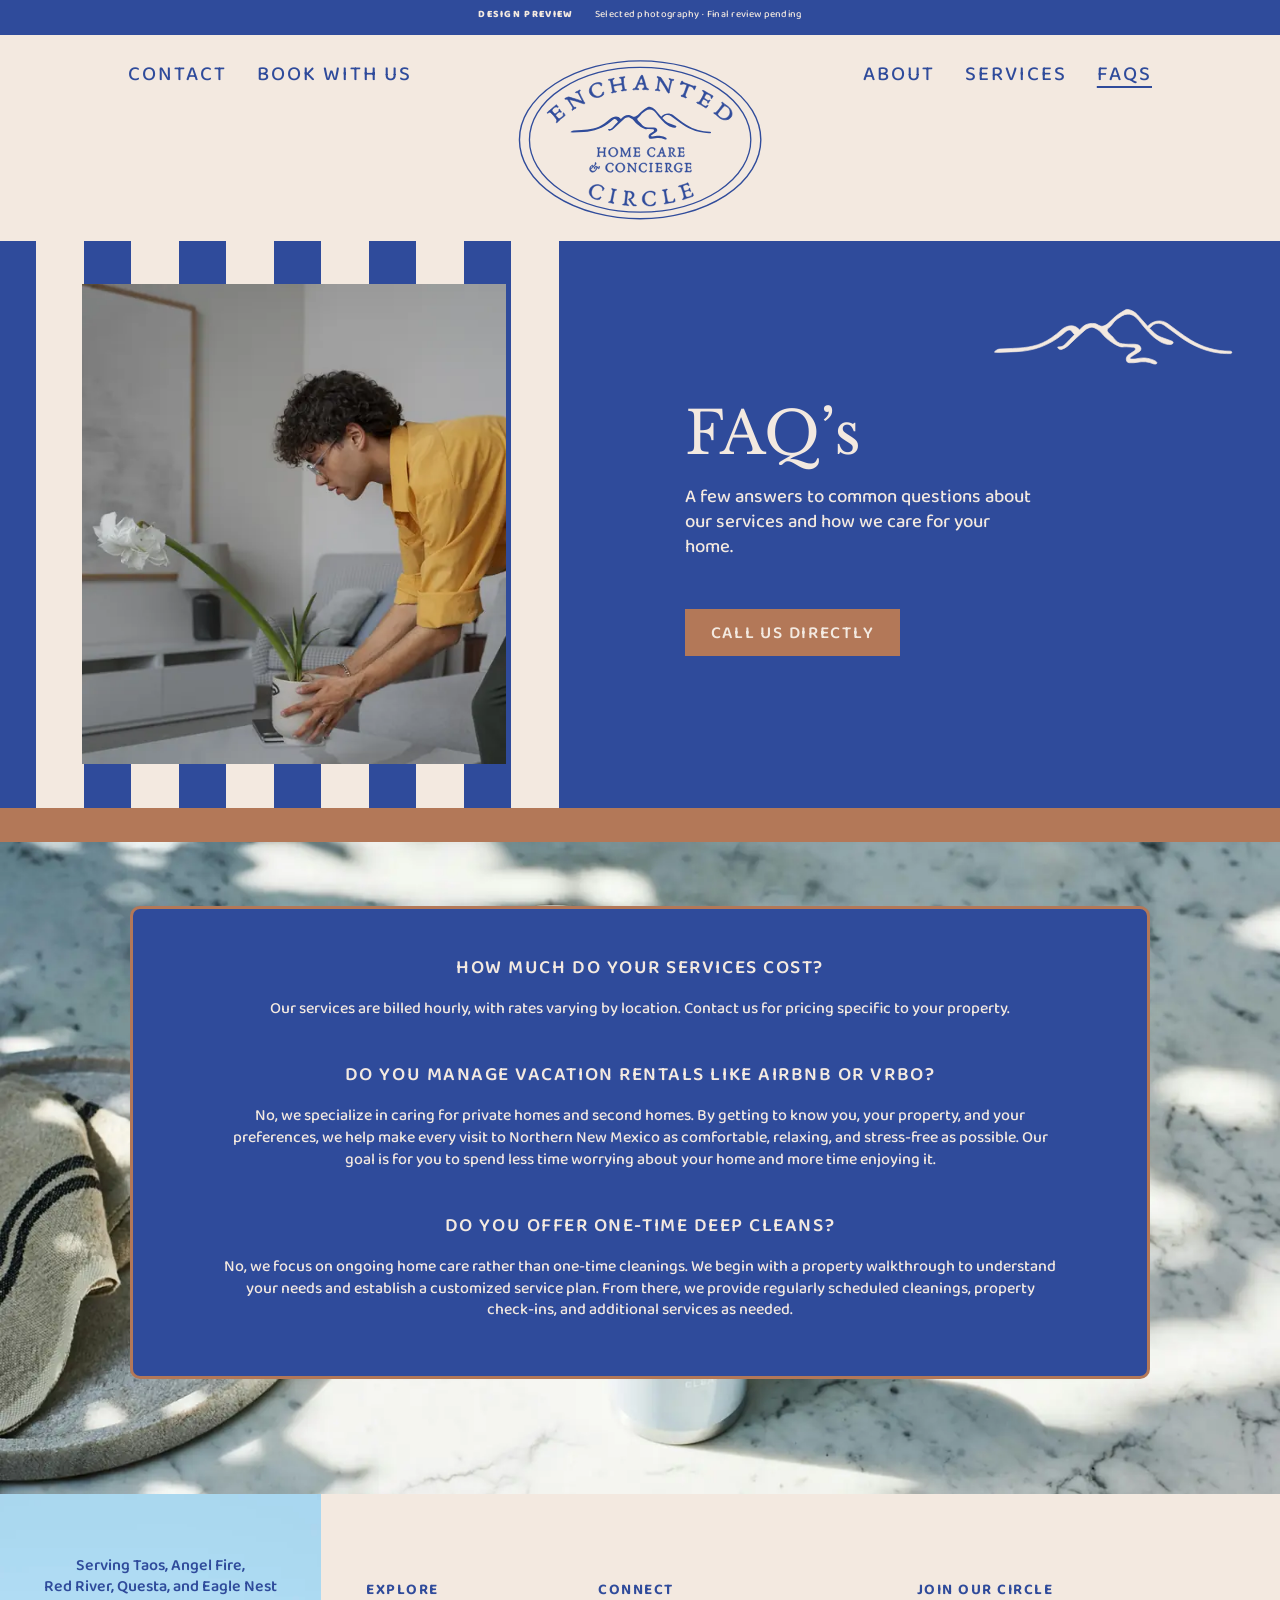
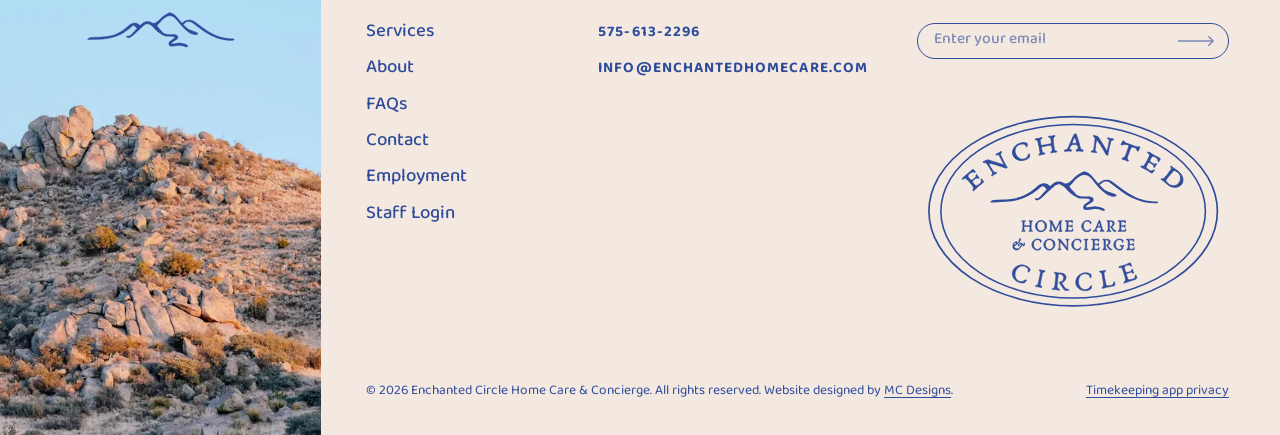
<file: faqs.html>
<!doctype html><html lang="en"><head><meta charset="utf-8"><meta name="viewport" content="width=device-width,initial-scale=1"><meta name="robots" content="noindex,nofollow"><meta name="description" content="A local design draft for Enchanted Circle Home Care and Concierge in Northern New Mexico."><title>FAQs | Enchanted Circle</title><link rel="preconnect" href="https://fonts.googleapis.com"><link rel="preconnect" href="https://fonts.gstatic.com" crossorigin><link rel="stylesheet" href="https://fonts.googleapis.com/css2?family=Baloo+Tammudu+2:wght@400..800&amp;family=Libre+Baskerville:wght@400;700&amp;display=swap"><link rel="stylesheet" href="styles.css"><link rel="icon" href="favicon.ico" sizes="16x16 32x32 48x48"><link rel="icon" type="image/png" href="favicon-32x32.png" sizes="32x32"><link rel="icon" type="image/svg+xml" href="favicon.svg" sizes="any"></head><body><a class="skip" href="#main">Skip to content</a><div class="draft-banner">DESIGN PREVIEW <span>Selected photography · Final review pending</span></div><header class="site-header"><nav class="site-nav site-nav-left" aria-label="Contact and booking"><a href="contact.html">Contact</a><a href="mailto:info@enchantedhomecare.com?subject=Booking%20inquiry">Book with us</a></nav><a class="site-logo" href="index.html" aria-label="Enchanted Circle home"><img src="assets/logo.svg" alt="Enchanted Circle Home Care &amp; Concierge" width="277" height="186"></a><nav class="site-nav site-nav-right" aria-label="Main navigation"><a href="about.html">About</a><a href="services.html">Services</a><a href="faqs.html" aria-current="page">FAQs</a></nav></header><main id="main"><section class="faq-hero" aria-labelledby="faq-title"><div class="faq-hero-art"><img src="assets/photos/faq-plant-960.webp" srcset="assets/photos/faq-plant-480.webp 480w, assets/photos/faq-plant-960.webp 960w" sizes="(max-width: 760px) 80vw, 30vw" width="960" height="1087" decoding="async" fetchpriority="high" alt="A man carefully setting a potted plant on a living room table"></div><div class="faq-hero-copy"><img class="faq-hero-mark" src="assets/mountain-linen.svg" alt="" width="1000" height="266"><h1 id="faq-title">FAQ’s</h1><p>A few answers to common questions about our services and how we care for your home.</p><a class="button" href="tel:+15756132296">Call us directly</a></div></section><section class="faq-answers" aria-label="Frequently asked questions"><img class="faq-answers-bg" src="assets/photos/faq-marble-1600.webp" srcset="assets/photos/faq-marble-960.webp 960w, assets/photos/faq-marble-1600.webp 1600w, assets/photos/faq-marble-2400.webp 2400w" sizes="100vw" width="1600" height="1068" loading="lazy" decoding="async" alt=""><div class="faq-card"><article><h2>How much do your services cost?</h2><p>Our services are billed hourly, with rates varying by location. Contact us for pricing specific to your property.</p></article><article><h2>Do you manage vacation rentals like Airbnb or VRBO?</h2><p>No, we specialize in caring for private homes and second homes. By getting to know you, your property, and your preferences, we help make every visit to Northern New Mexico as comfortable, relaxing, and stress-free as possible. Our goal is for you to spend less time worrying about your home and more time enjoying it.</p></article><article><h2>Do you offer one-time deep cleans?</h2><p>No, we focus on ongoing home care rather than one-time cleanings. We begin with a property walkthrough to understand your needs and establish a customized service plan. From there, we provide regularly scheduled cleanings, property check-ins, and additional services as needed.</p></article></div></section></main><footer class="site-footer"><div class="footer-place"><img class="footer-place-photo" src="assets/photos/rocky-desert-480.webp" srcset="assets/photos/rocky-desert-480.webp 480w, assets/photos/rocky-desert-960.webp 960w, assets/photos/rocky-desert-1440.webp 1440w" sizes="(max-width: 760px) 100vw, 25vw" width="960" height="1440" loading="lazy" decoding="async" alt=""><p>Serving Taos, Angel Fire,<br> Red River, Questa, and Eagle Nest</p><img class="footer-place-mark" src="assets/mountain-blue.svg" alt="" width="1000" height="266"></div><div class="footer-main"><nav class="footer-col" aria-labelledby="footer-explore"><h2 id="footer-explore">Explore</h2><ul><li><a href="services.html">Services</a></li><li><a href="about.html">About</a></li><li><a href="faqs.html">FAQs</a></li><li><a href="contact.html">Contact</a></li><li><a href="employment.html">Employment</a></li><li><a href="https://staff.enchantedhomecare.com/">Staff Login</a></li></ul></nav><div class="footer-col footer-connect"><h2>Connect</h2><ul><li><a href="tel:+15756132296">575-613-2296</a></li><li><a href="mailto:info@enchantedhomecare.com">info@enchantedhomecare.com</a></li></ul></div><div class="footer-col footer-join"><h2 id="footer-join">Join our circle</h2><form class="join-form" action="#" method="post" novalidate aria-labelledby="footer-join"><label class="visually-hidden" for="join-email">Email address</label><input id="join-email" name="email" type="email" inputmode="email" autocomplete="email" placeholder="Enter your email" required maxlength="254"><input class="join-trap" name="company" type="text" tabindex="-1" autocomplete="off" aria-hidden="true"><button type="submit" aria-label="Join the email list"><svg viewBox="0 0 40 12" aria-hidden="true"><path d="M1 6h37M33 1l5 5-5 5"/></svg></button></form><p class="join-status" role="status" aria-live="polite"></p><a class="footer-logo" href="index.html" aria-label="Enchanted Circle home"><img src="assets/logo.svg" alt="" width="332" height="224"></a></div><div class="footer-legal"><p>© 2026 Enchanted Circle Home Care &amp; Concierge. All rights reserved. Website designed by <a href="https://mollycostanza.com/" target="_blank" rel="noopener">MC Designs</a>.</p><a href="privacy-timekeeping.html">Timekeeping app privacy</a></div></div></footer><script src="assets/site.js" defer></script></body></html>
</file>
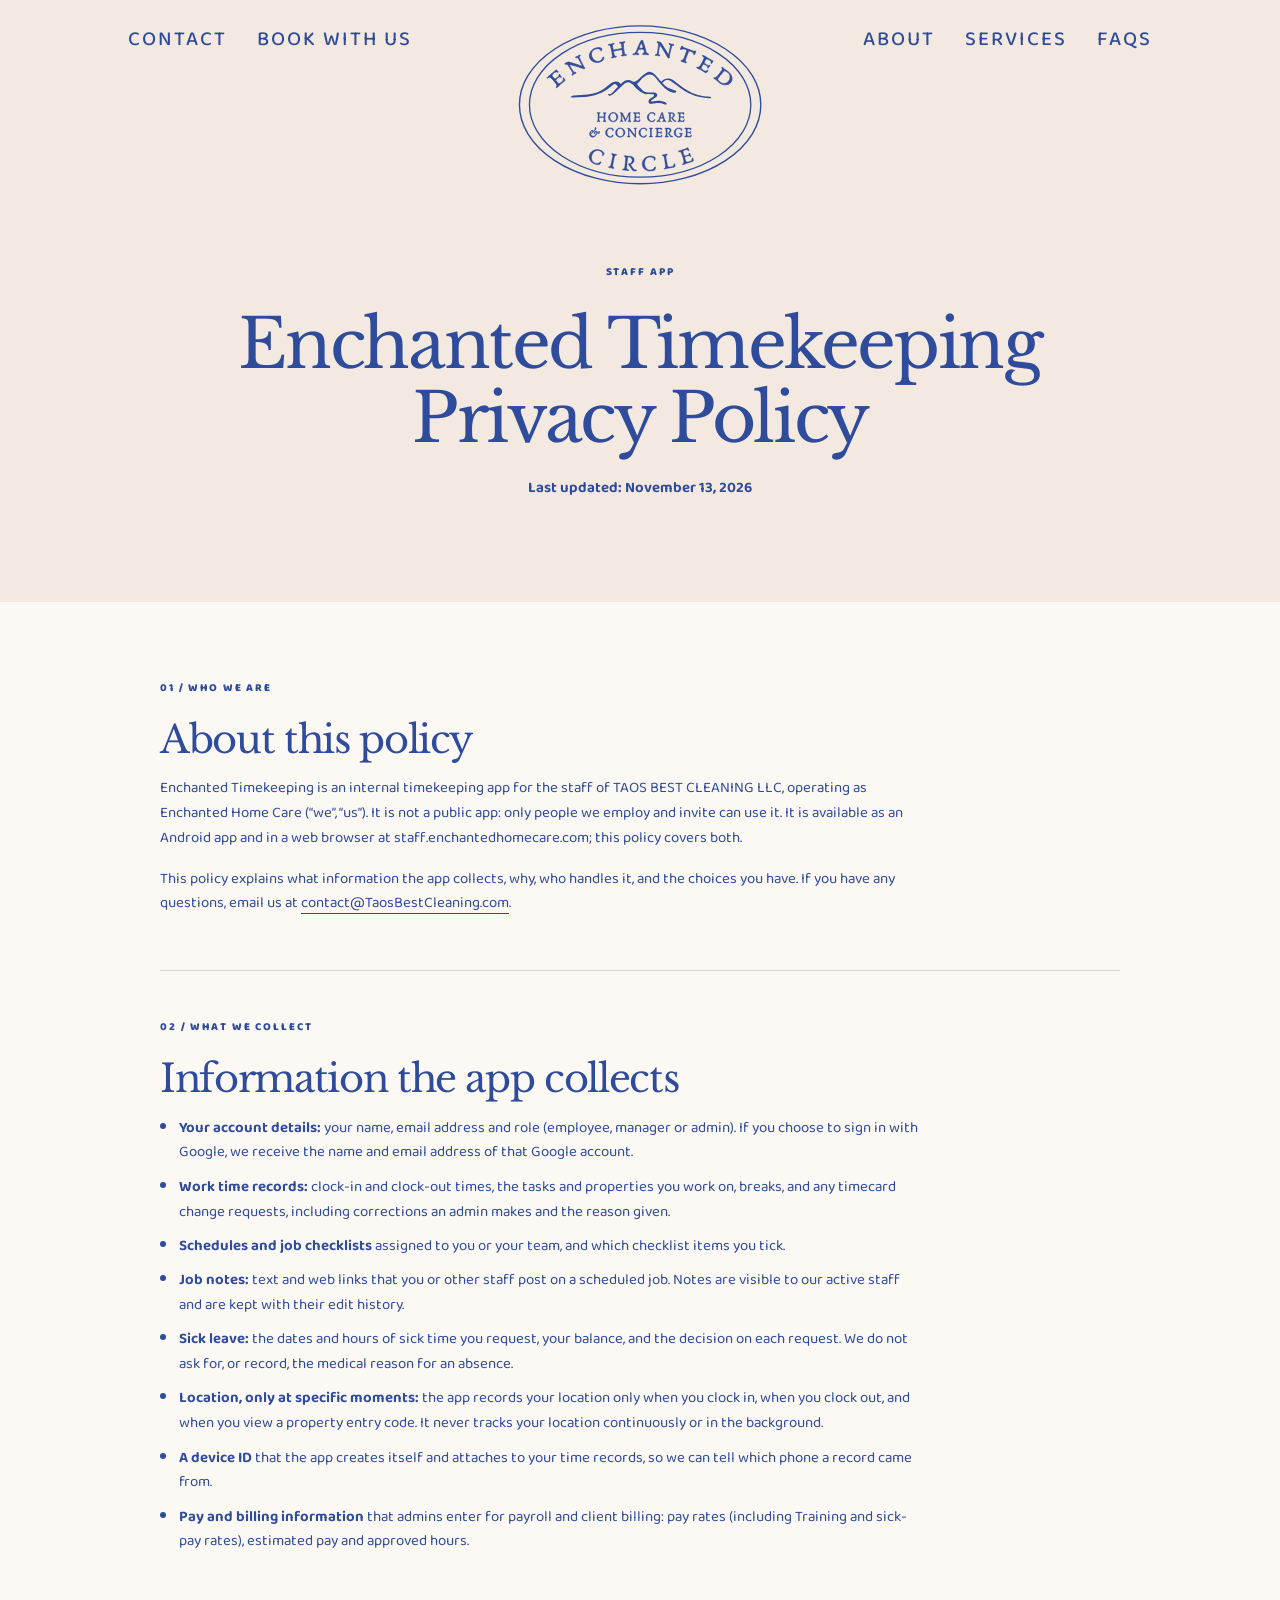
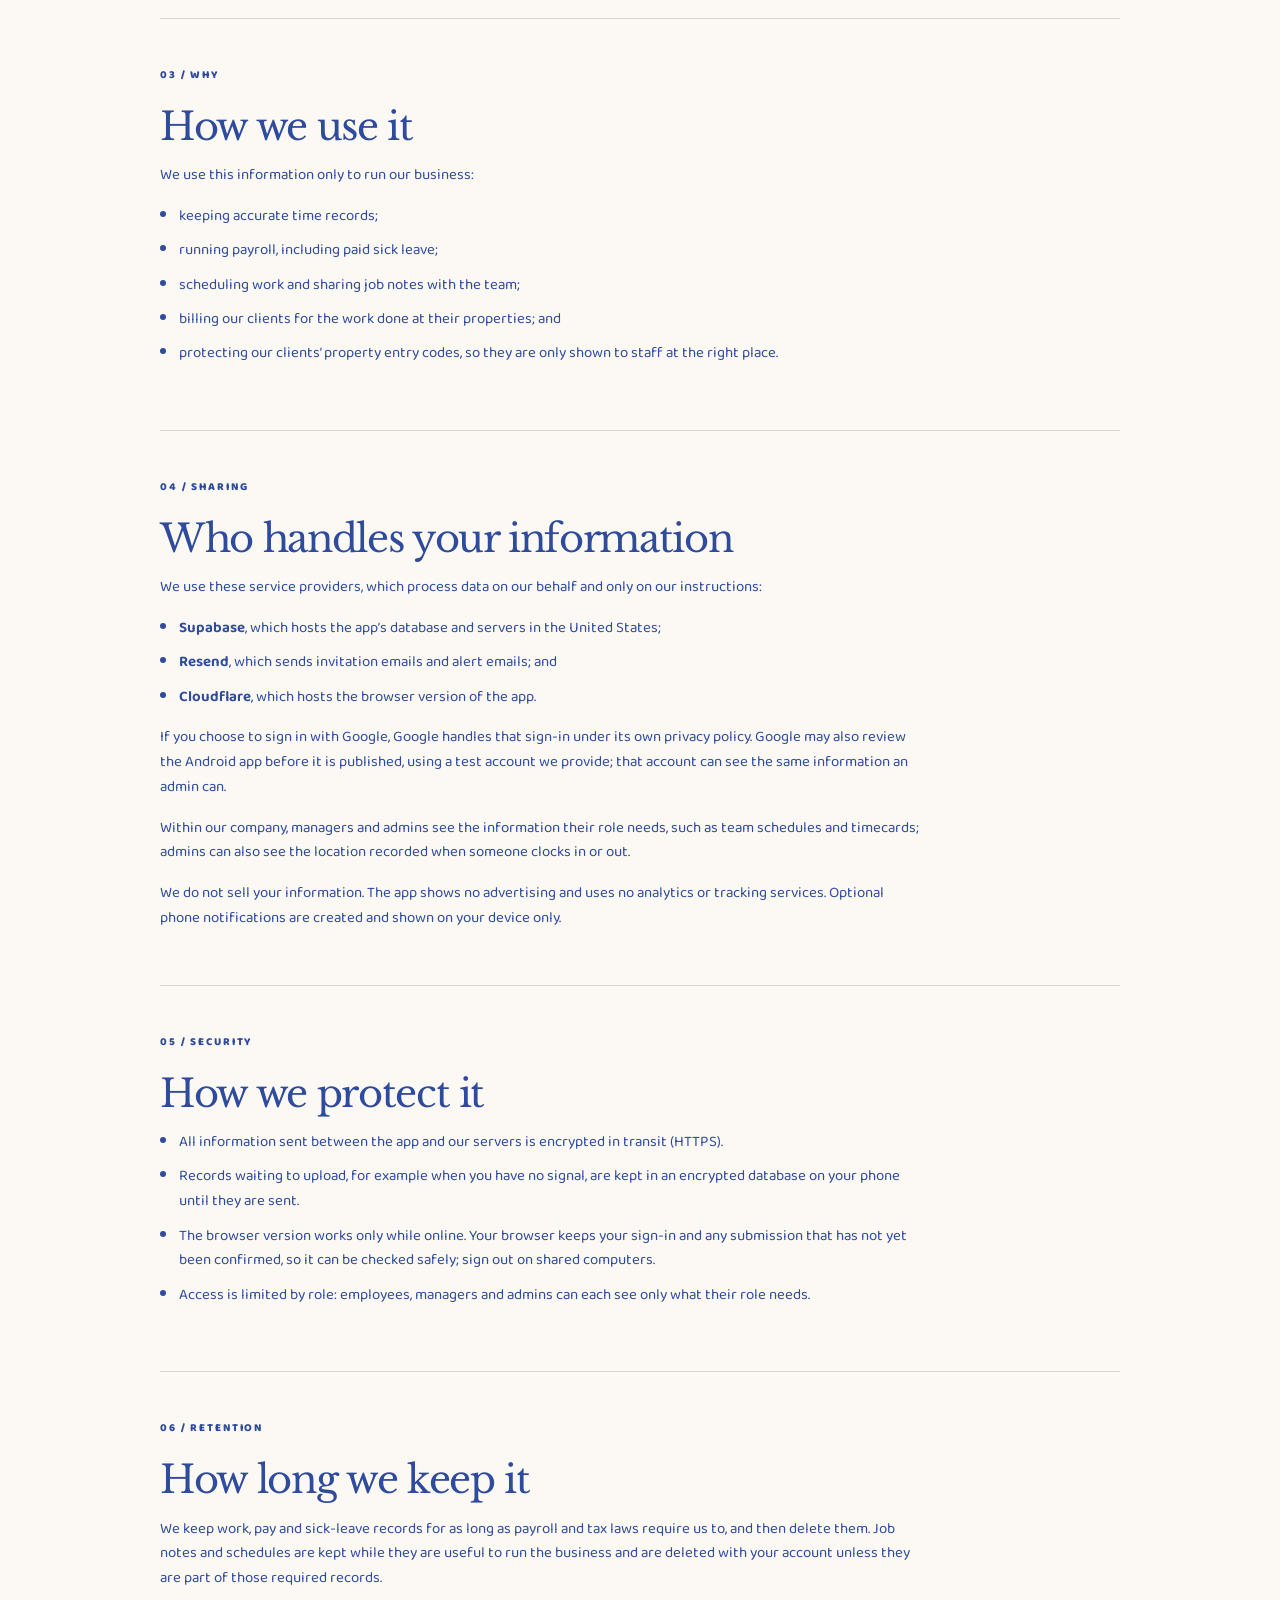
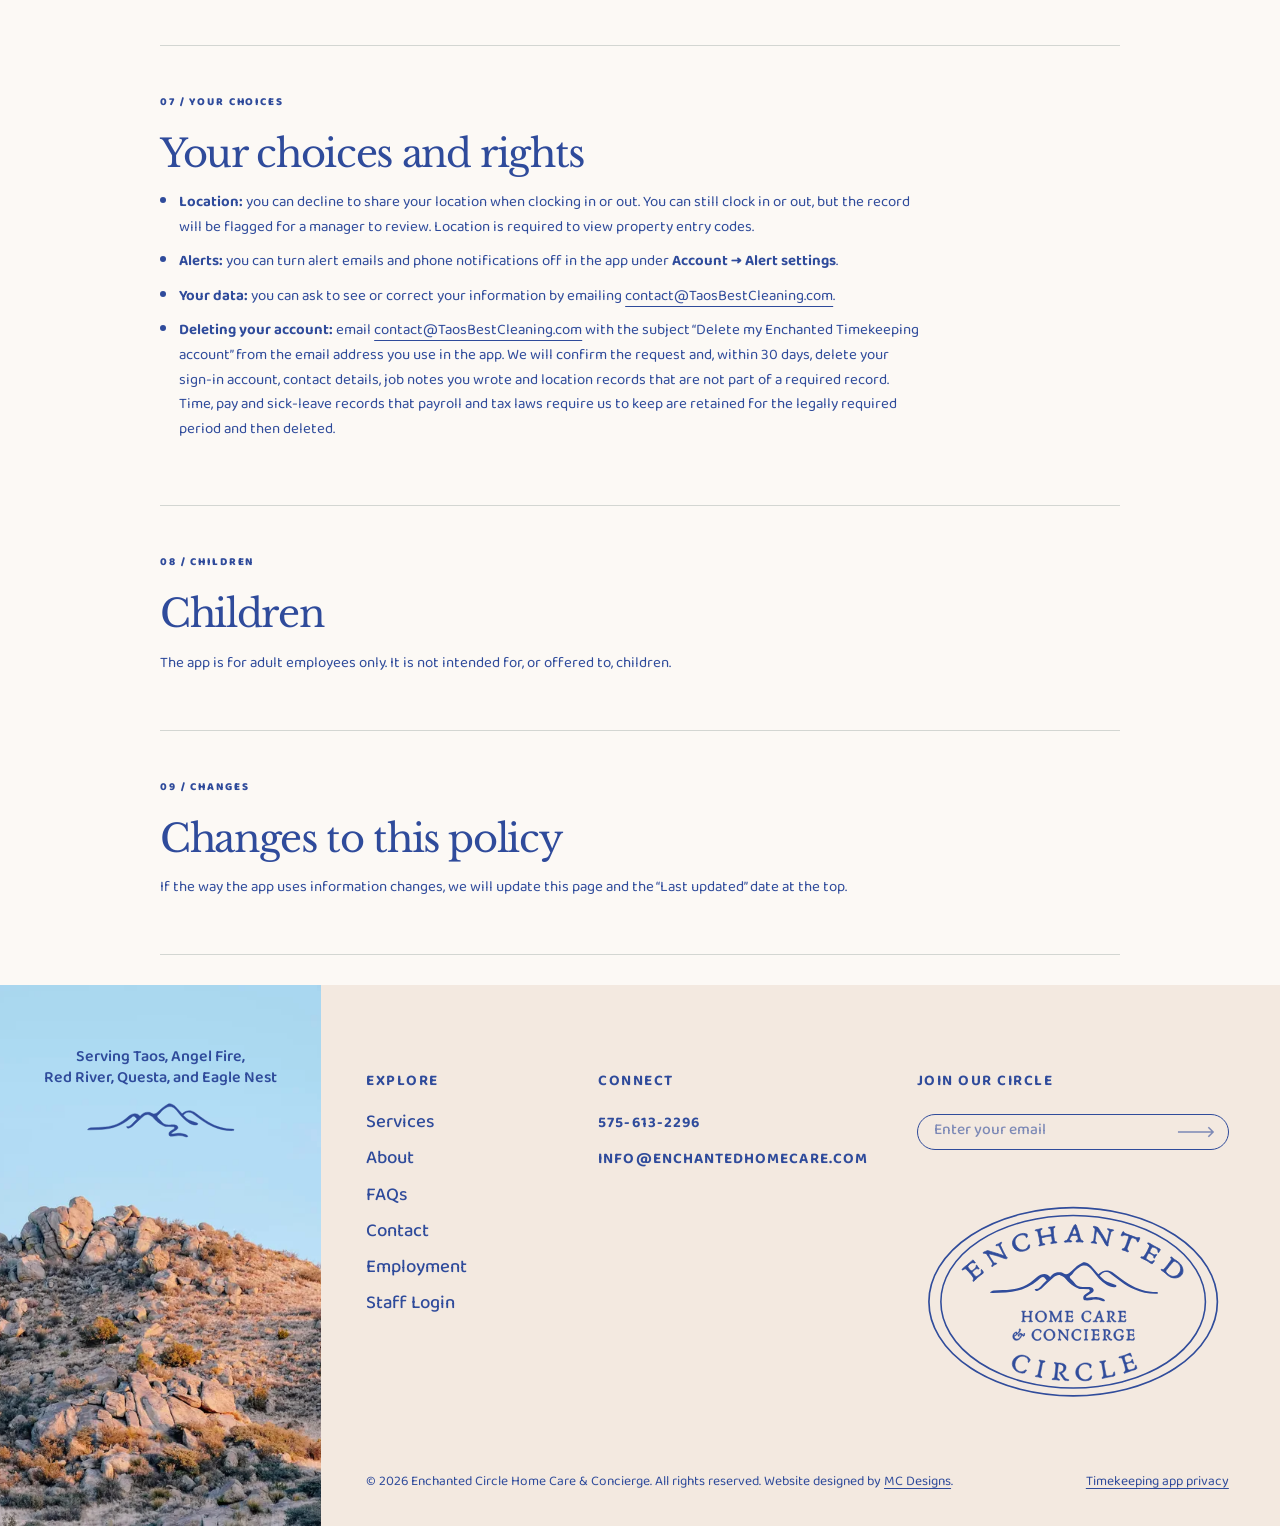
<file: privacy-timekeeping.html>
<!doctype html><html lang="en"><head><meta charset="utf-8"><meta name="viewport" content="width=device-width,initial-scale=1"><meta name="description" content="Privacy policy for Enchanted Timekeeping, the staff timekeeping app of TAOS BEST CLEANING LLC (Enchanted Home Care)."><title>Enchanted Timekeeping Privacy Policy | Enchanted Circle</title><link rel="preconnect" href="https://fonts.googleapis.com"><link rel="preconnect" href="https://fonts.gstatic.com" crossorigin><link rel="stylesheet" href="https://fonts.googleapis.com/css2?family=Baloo+Tammudu+2:wght@400..800&amp;family=Libre+Baskerville:wght@400;700&amp;display=swap"><link rel="stylesheet" href="styles.css"><link rel="icon" href="favicon.ico" sizes="16x16 32x32 48x48"><link rel="icon" type="image/png" href="favicon-32x32.png" sizes="32x32"><link rel="icon" type="image/svg+xml" href="favicon.svg" sizes="any"></head><body><a class="skip" href="#main">Skip to content</a><header class="site-header"><nav class="site-nav site-nav-left" aria-label="Contact and booking"><a href="contact.html">Contact</a><a href="mailto:info@enchantedhomecare.com?subject=Booking%20inquiry">Book with us</a></nav><a class="site-logo" href="index.html" aria-label="Enchanted Circle home"><img src="assets/logo.svg" alt="Enchanted Circle Home Care &amp; Concierge" width="277" height="186"></a><nav class="site-nav site-nav-right" aria-label="Main navigation"><a href="about.html">About</a><a href="services.html">Services</a><a href="faqs.html">FAQs</a></nav></header><main id="main"><section class="page-hero"><p class="eyebrow">Staff app</p><h1>Enchanted Timekeeping<br> Privacy Policy</h1><p><strong>Last updated: November 13, 2026</strong></p></section><section class="faq-list policy section-width">
<article><span class="eyebrow">01 / Who we are</span><h2>About this policy</h2>
<p>Enchanted Timekeeping is an internal timekeeping app for the staff of TAOS BEST CLEANING LLC, operating as Enchanted Home Care (“we”, “us”). It is not a public app: only people we employ and invite can use it. It is available as an Android app and in a web browser at staff.enchantedhomecare.com; this policy covers both.</p>
<p>This policy explains what information the app collects, why, who handles it, and the choices you have. If you have any questions, email us at <a class="text-link" href="mailto:contact@TaosBestCleaning.com">contact@TaosBestCleaning.com</a>.</p></article>

<article><span class="eyebrow">02 / What we collect</span><h2>Information the app collects</h2>
<ul>
<li><strong>Your account details:</strong> your name, email address and role (employee, manager or admin). If you choose to sign in with Google, we receive the name and email address of that Google account.</li>
<li><strong>Work time records:</strong> clock-in and clock-out times, the tasks and properties you work on, breaks, and any timecard change requests, including corrections an admin makes and the reason given.</li>
<li><strong>Schedules and job checklists</strong> assigned to you or your team, and which checklist items you tick.</li>
<li><strong>Job notes:</strong> text and web links that you or other staff post on a scheduled job. Notes are visible to our active staff and are kept with their edit history.</li>
<li><strong>Sick leave:</strong> the dates and hours of sick time you request, your balance, and the decision on each request. We do not ask for, or record, the medical reason for an absence.</li>
<li><strong>Location, only at specific moments:</strong> the app records your location only when you clock in, when you clock out, and when you view a property entry code. It never tracks your location continuously or in the background.</li>
<li><strong>A device ID</strong> that the app creates itself and attaches to your time records, so we can tell which phone a record came from.</li>
<li><strong>Pay and billing information</strong> that admins enter for payroll and client billing: pay rates (including Training and sick-pay rates), estimated pay and approved hours.</li>
</ul></article>

<article><span class="eyebrow">03 / Why</span><h2>How we use it</h2>
<p>We use this information only to run our business:</p>
<ul>
<li>keeping accurate time records;</li>
<li>running payroll, including paid sick leave;</li>
<li>scheduling work and sharing job notes with the team;</li>
<li>billing our clients for the work done at their properties; and</li>
<li>protecting our clients’ property entry codes, so they are only shown to staff at the right place.</li>
</ul></article>

<article><span class="eyebrow">04 / Sharing</span><h2>Who handles your information</h2>
<p>We use these service providers, which process data on our behalf and only on our instructions:</p>
<ul>
<li><strong>Supabase</strong>, which hosts the app’s database and servers in the United States;</li>
<li><strong>Resend</strong>, which sends invitation emails and alert emails; and</li>
<li><strong>Cloudflare</strong>, which hosts the browser version of the app.</li>
</ul>
<p>If you choose to sign in with Google, Google handles that sign-in under its own privacy policy. Google may also review the Android app before it is published, using a test account we provide; that account can see the same information an admin can.</p>
<p>Within our company, managers and admins see the information their role needs, such as team schedules and timecards; admins can also see the location recorded when someone clocks in or out.</p>
<p>We do not sell your information. The app shows no advertising and uses no analytics or tracking services. Optional phone notifications are created and shown on your device only.</p></article>

<article><span class="eyebrow">05 / Security</span><h2>How we protect it</h2>
<ul>
<li>All information sent between the app and our servers is encrypted in transit (HTTPS).</li>
<li>Records waiting to upload, for example when you have no signal, are kept in an encrypted database on your phone until they are sent.</li>
<li>The browser version works only while online. Your browser keeps your sign-in and any submission that has not yet been confirmed, so it can be checked safely; sign out on shared computers.</li>
<li>Access is limited by role: employees, managers and admins can each see only what their role needs.</li>
</ul></article>

<article><span class="eyebrow">06 / Retention</span><h2>How long we keep it</h2>
<p>We keep work, pay and sick-leave records for as long as payroll and tax laws require us to, and then delete them. Job notes and schedules are kept while they are useful to run the business and are deleted with your account unless they are part of those required records.</p></article>

<article><span class="eyebrow">07 / Your choices</span><h2>Your choices and rights</h2>
<ul>
<li><strong>Location:</strong> you can decline to share your location when clocking in or out. You can still clock in or out, but the record will be flagged for a manager to review. Location is required to view property entry codes.</li>
<li><strong>Alerts:</strong> you can turn alert emails and phone notifications off in the app under <strong>Account → Alert settings</strong>.</li>
<li><strong>Your data:</strong> you can ask to see or correct your information by emailing <a class="text-link" href="mailto:contact@TaosBestCleaning.com">contact@TaosBestCleaning.com</a>.</li>
<li id="delete-account"><strong>Deleting your account:</strong> email <a class="text-link" href="mailto:contact@TaosBestCleaning.com?subject=Delete%20my%20Enchanted%20Timekeeping%20account">contact@TaosBestCleaning.com</a> with the subject “Delete my Enchanted Timekeeping account” from the email address you use in the app. We will confirm the request and, within 30 days, delete your sign-in account, contact details, job notes you wrote and location records that are not part of a required record. Time, pay and sick-leave records that payroll and tax laws require us to keep are retained for the legally required period and then deleted.</li>
</ul></article>

<article><span class="eyebrow">08 / Children</span><h2>Children</h2>
<p>The app is for adult employees only. It is not intended for, or offered to, children.</p></article>

<article><span class="eyebrow">09 / Changes</span><h2>Changes to this policy</h2>
<p>If the way the app uses information changes, we will update this page and the “Last updated” date at the top.</p></article>
</section></main><footer class="site-footer"><div class="footer-place"><img class="footer-place-photo" src="assets/photos/rocky-desert-480.webp" srcset="assets/photos/rocky-desert-480.webp 480w, assets/photos/rocky-desert-960.webp 960w, assets/photos/rocky-desert-1440.webp 1440w" sizes="(max-width: 760px) 100vw, 25vw" width="960" height="1440" loading="lazy" decoding="async" alt=""><p>Serving Taos, Angel Fire,<br> Red River, Questa, and Eagle Nest</p><img class="footer-place-mark" src="assets/mountain-blue.svg" alt="" width="1000" height="266"></div><div class="footer-main"><nav class="footer-col" aria-labelledby="footer-explore"><h2 id="footer-explore">Explore</h2><ul><li><a href="services.html">Services</a></li><li><a href="about.html">About</a></li><li><a href="faqs.html">FAQs</a></li><li><a href="contact.html">Contact</a></li><li><a href="employment.html">Employment</a></li><li><a href="https://staff.enchantedhomecare.com/">Staff Login</a></li></ul></nav><div class="footer-col footer-connect"><h2>Connect</h2><ul><li><a href="tel:+15756132296">575-613-2296</a></li><li><a href="mailto:info@enchantedhomecare.com">info@enchantedhomecare.com</a></li></ul></div><div class="footer-col footer-join"><h2 id="footer-join">Join our circle</h2><form class="join-form" action="#" method="post" novalidate aria-labelledby="footer-join"><label class="visually-hidden" for="join-email">Email address</label><input id="join-email" name="email" type="email" inputmode="email" autocomplete="email" placeholder="Enter your email" required maxlength="254"><input class="join-trap" name="company" type="text" tabindex="-1" autocomplete="off" aria-hidden="true"><button type="submit" aria-label="Join the email list"><svg viewBox="0 0 40 12" aria-hidden="true"><path d="M1 6h37M33 1l5 5-5 5"/></svg></button></form><p class="join-status" role="status" aria-live="polite"></p><a class="footer-logo" href="index.html" aria-label="Enchanted Circle home"><img src="assets/logo.svg" alt="" width="332" height="224"></a></div><div class="footer-legal"><p>© 2026 Enchanted Circle Home Care &amp; Concierge. All rights reserved. Website designed by <a href="https://mollycostanza.com/" target="_blank" rel="noopener">MC Designs</a>.</p><a href="privacy-timekeeping.html">Timekeeping app privacy</a></div></div></footer><script src="assets/site.js" defer></script></body></html>
</file>
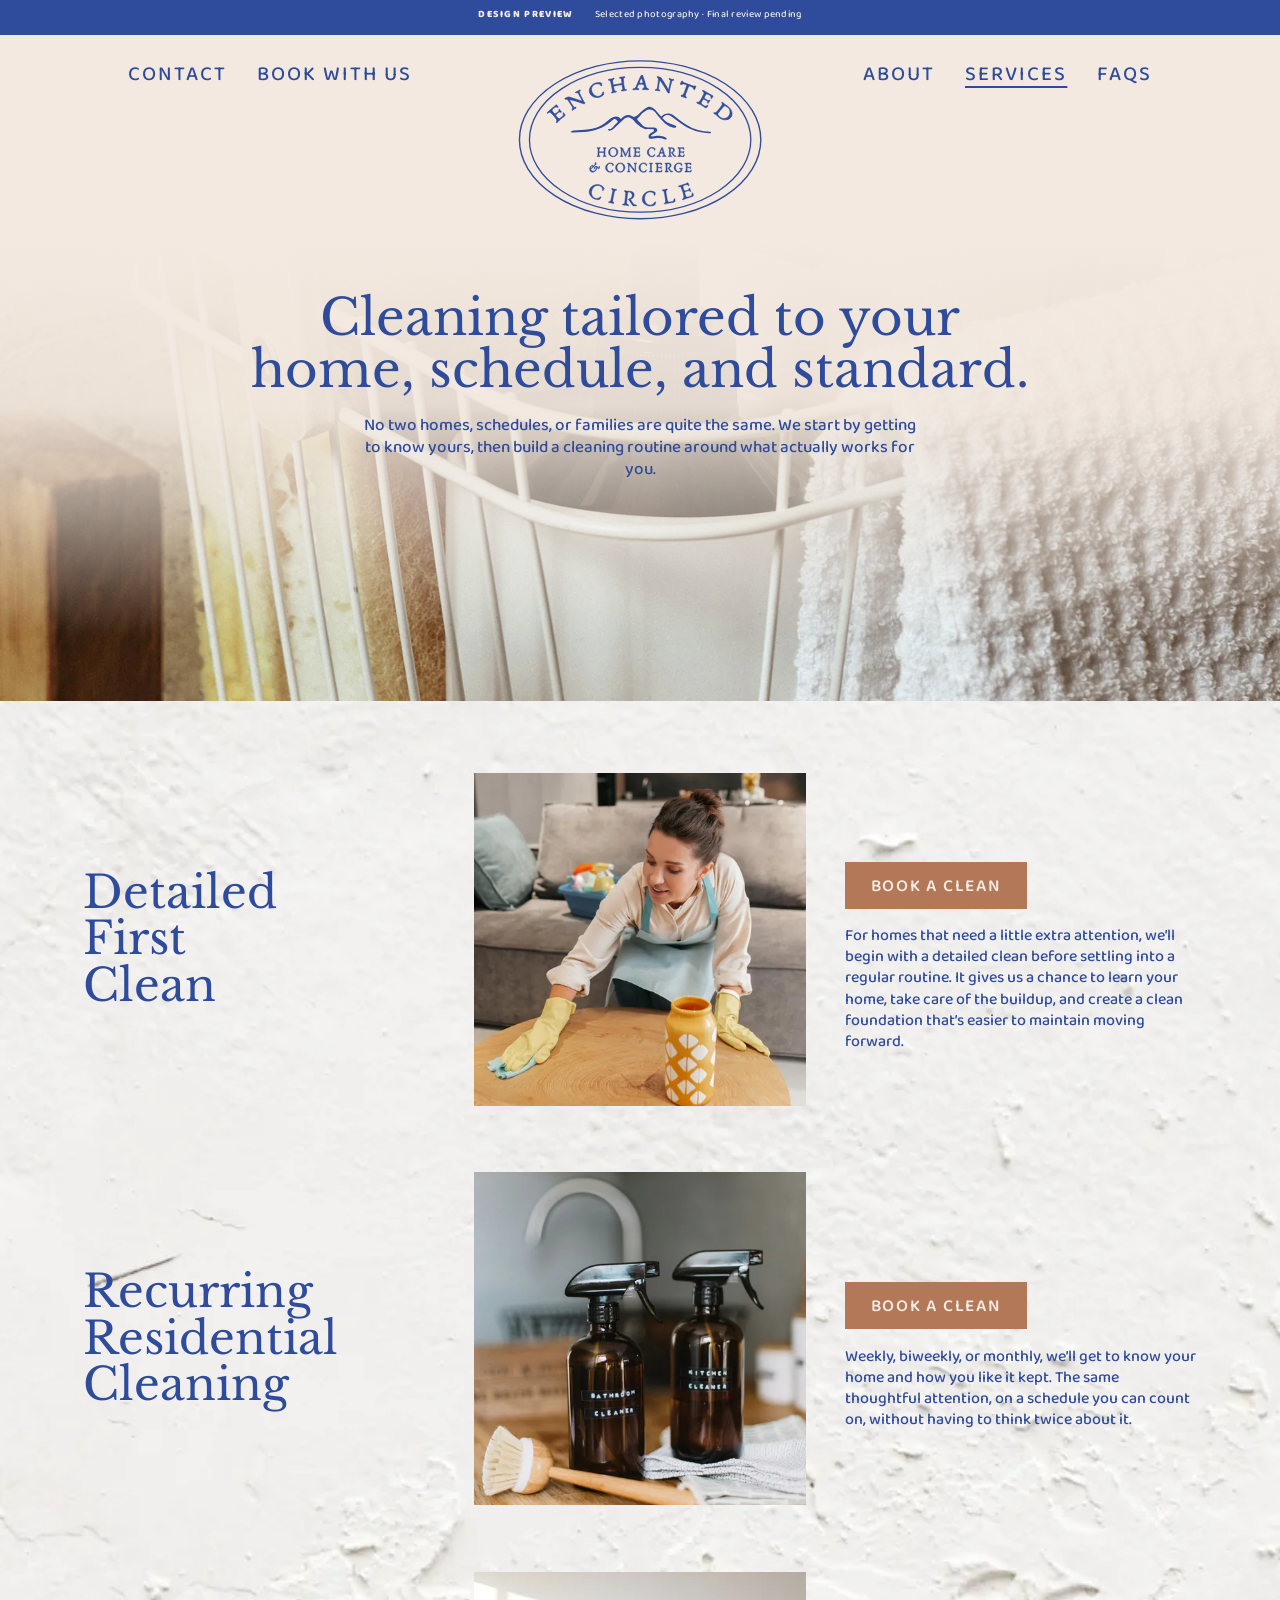
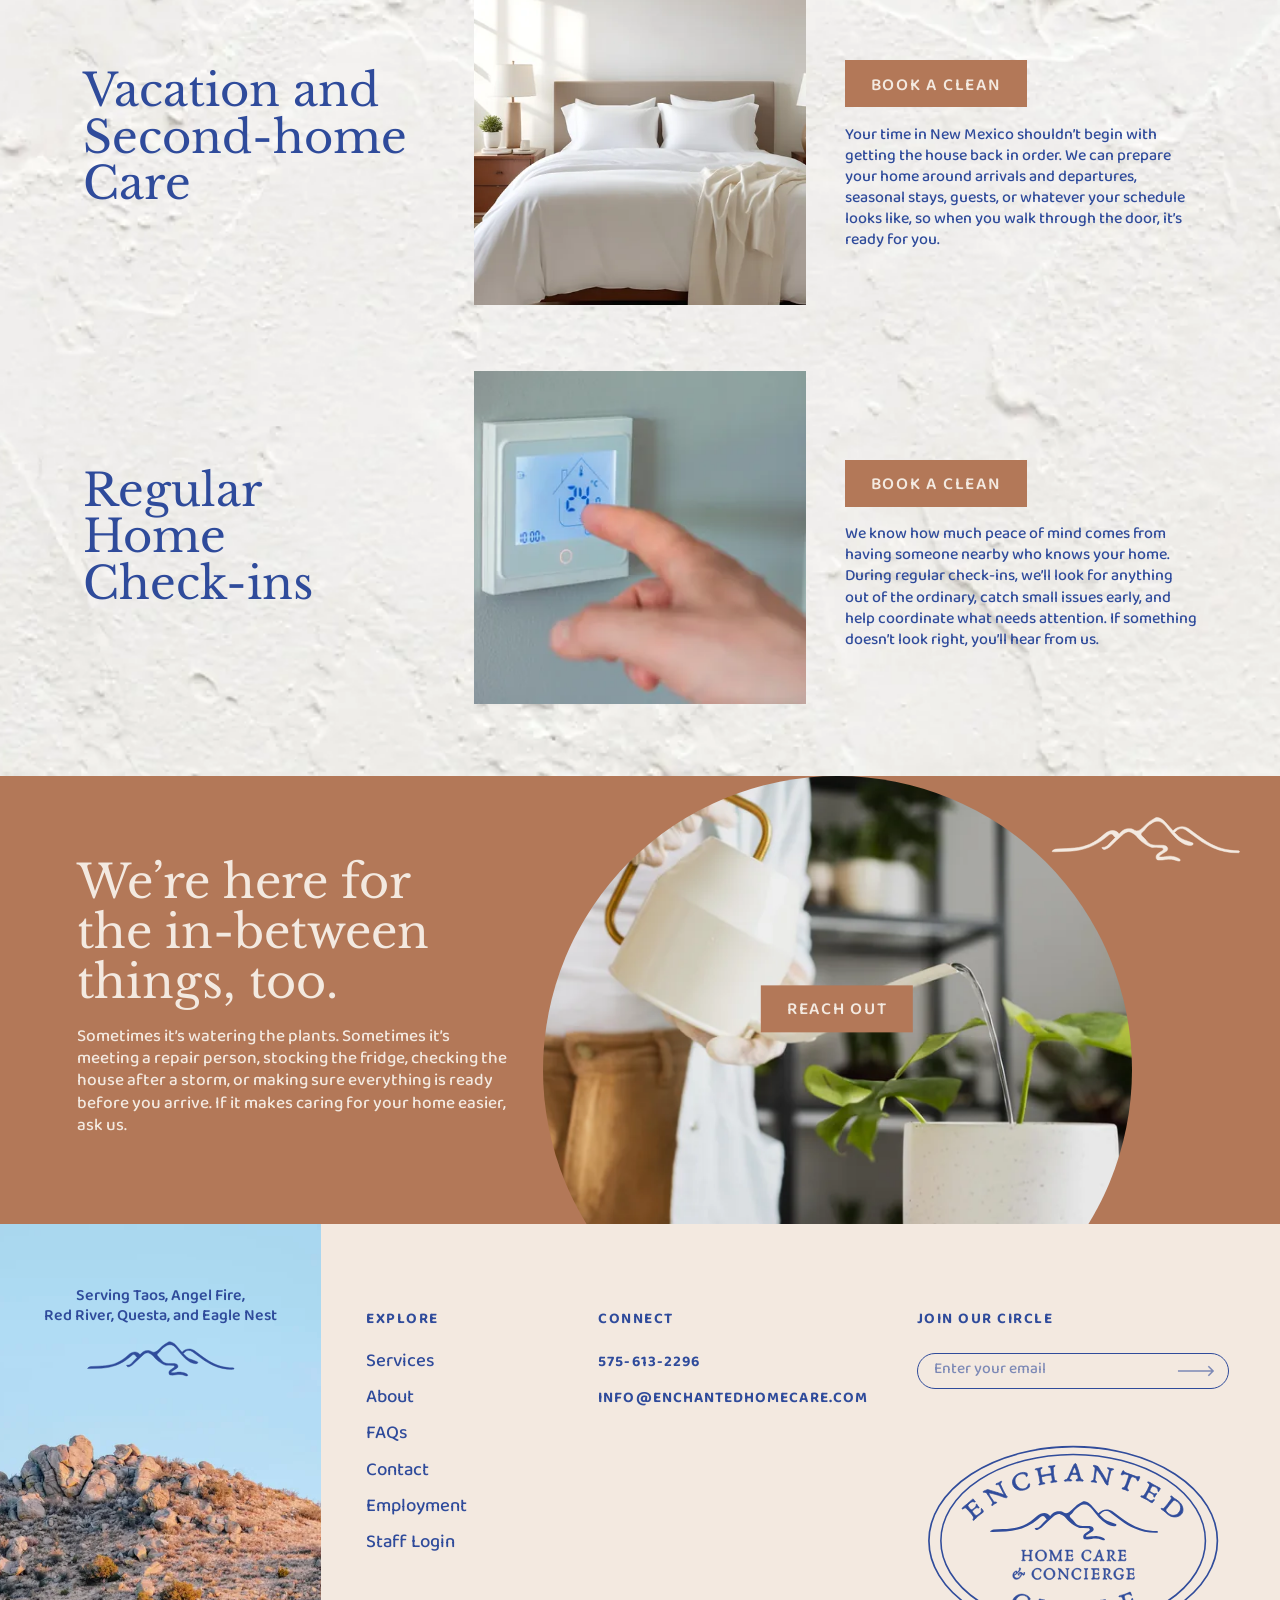
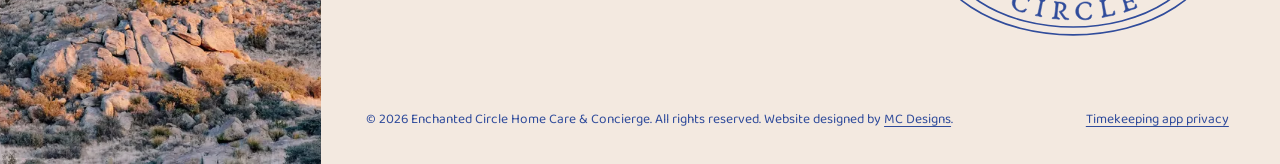
<file: services.html>
<!doctype html><html lang="en"><head><meta charset="utf-8"><meta name="viewport" content="width=device-width,initial-scale=1"><meta name="robots" content="noindex,nofollow"><meta name="description" content="A local design draft for Enchanted Circle Home Care and Concierge in Northern New Mexico."><title>Services | Enchanted Circle</title><link rel="preconnect" href="https://fonts.googleapis.com"><link rel="preconnect" href="https://fonts.gstatic.com" crossorigin><link rel="stylesheet" href="https://fonts.googleapis.com/css2?family=Baloo+Tammudu+2:wght@400..800&amp;family=Libre+Baskerville:wght@400;700&amp;display=swap"><link rel="stylesheet" href="styles.css"><link rel="icon" href="favicon.ico" sizes="16x16 32x32 48x48"><link rel="icon" type="image/png" href="favicon-32x32.png" sizes="32x32"><link rel="icon" type="image/svg+xml" href="favicon.svg" sizes="any"></head><body><a class="skip" href="#main">Skip to content</a><div class="draft-banner">DESIGN PREVIEW <span>Selected photography · Final review pending</span></div><header class="site-header"><nav class="site-nav site-nav-left" aria-label="Contact and booking"><a href="contact.html">Contact</a><a href="mailto:info@enchantedhomecare.com?subject=Booking%20inquiry">Book with us</a></nav><a class="site-logo" href="index.html" aria-label="Enchanted Circle home"><img src="assets/logo.svg" alt="Enchanted Circle Home Care &amp; Concierge" width="277" height="186"></a><nav class="site-nav site-nav-right" aria-label="Main navigation"><a href="about.html">About</a><a href="services.html" aria-current="page">Services</a><a href="faqs.html">FAQs</a></nav></header><main id="main"><section class="services-hero"><img class="services-hero-photo" src="assets/photos/care-essentials-1600.webp" srcset="assets/photos/care-essentials-960.webp 960w, assets/photos/care-essentials-1600.webp 1600w" sizes="100vw" width="1600" height="2240" decoding="async" fetchpriority="high" alt=""><div class="services-hero-copy"><h1>Cleaning tailored to your<br> home, schedule, and standard.</h1><p>No two homes, schedules, or families are quite the same. We start by getting to know yours, then build a cleaning routine around what actually works for you.</p></div></section><section class="service-list" aria-label="Our services"><article class="service-row" id="service-01"><h2>Detailed<br> First<br> Clean</h2><div class="service-photo photo-first"><img src="assets/photos/table-care-960.webp" srcset="assets/photos/table-care-480.webp 480w, assets/photos/table-care-960.webp 960w, assets/photos/table-care-1295.webp 1295w" sizes="(max-width: 760px) calc(100vw - 40px), 28vw" width="1295" height="1295" loading="lazy" decoding="async" alt="A woman in yellow gloves wiping down a round wooden coffee table"></div><div class="service-description"><a class="button" href="mailto:info@enchantedhomecare.com?subject=Booking%20inquiry">Book a clean</a><p>For homes that need a little extra attention, we’ll begin with a detailed clean before settling into a regular routine. It gives us a chance to learn your home, take care of the buildup, and create a clean foundation that’s easier to maintain moving forward.</p></div></article><article class="service-row" id="service-02"><h2>Recurring<br> Residential<br> Cleaning</h2><div class="service-photo photo-recurring"><img src="assets/photos/recurring-care-960.webp" srcset="assets/photos/recurring-care-480.webp 480w, assets/photos/recurring-care-960.webp 960w, assets/photos/recurring-care-1600.webp 1600w" sizes="(max-width: 760px) calc(100vw - 40px), 28vw" width="1600" height="2400" loading="lazy" decoding="async" alt="Amber cleaning bottles, a brush, and a folded cloth"></div><div class="service-description"><a class="button" href="mailto:info@enchantedhomecare.com?subject=Booking%20inquiry">Book a clean</a><p>Weekly, biweekly, or monthly, we’ll get to know your home and how you like it kept. The same thoughtful attention, on a schedule you can count on, without having to think twice about it.</p></div></article><article class="service-row" id="service-03"><h2>Vacation and<br> Second-home<br> Care</h2><div class="service-photo photo-vacation"><img src="assets/photos/guest-bedroom-960.webp" srcset="assets/photos/guest-bedroom-480.webp 480w, assets/photos/guest-bedroom-960.webp 960w, assets/photos/guest-bedroom-1600.webp 1600w" sizes="(max-width: 760px) calc(100vw - 40px), 28vw" width="1600" height="2338" loading="lazy" decoding="async" alt="A sunlit bedroom with fresh white linen"></div><div class="service-description"><a class="button" href="mailto:info@enchantedhomecare.com?subject=Booking%20inquiry">Book a clean</a><p>Your time in New Mexico shouldn’t begin with getting the house back in order. We can prepare your home around arrivals and departures, seasonal stays, guests, or whatever your schedule looks like, so when you walk through the door, it’s ready for you.</p></div></article><article class="service-row" id="service-04"><h2>Regular<br> Home<br> Check-ins</h2><div class="service-photo photo-checkin"><img src="assets/photos/home-check-960.webp" srcset="assets/photos/home-check-480.webp 480w, assets/photos/home-check-960.webp 960w, assets/photos/home-check-1600.webp 1600w" sizes="(max-width: 760px) calc(100vw - 40px), 28vw" width="1600" height="1067" loading="lazy" decoding="async" alt="A hand adjusting a wall thermostat"></div><div class="service-description"><a class="button" href="mailto:info@enchantedhomecare.com?subject=Booking%20inquiry">Book a clean</a><p>We know how much peace of mind comes from having someone nearby who knows your home. During regular check-ins, we’ll look for anything out of the ordinary, catch small issues early, and help coordinate what needs attention. If something doesn’t look right, you’ll hear from us.</p></div></article></section><section class="extra-care" aria-labelledby="extra-title"><div class="extra-copy"><h2 id="extra-title">We’re here for<br> the in-between<br> things, too.</h2><p>Sometimes it’s watering the plants. Sometimes it’s meeting a repair person, stocking the fridge, checking the house after a storm, or making sure everything is ready before you arrive. If it makes caring for your home easier, ask us.</p></div><div class="extra-art"><img class="extra-photo" src="assets/photos/plant-care-960.webp" srcset="assets/photos/plant-care-480.webp 480w, assets/photos/plant-care-960.webp 960w, assets/photos/plant-care-1600.webp 1600w" sizes="(max-width: 760px) 90vw, 46vw" width="1600" height="1067" loading="lazy" decoding="async" alt="A person watering a leafy houseplant"><a class="button" href="contact.html">Reach out</a></div><img class="extra-mark" src="assets/mountain-linen.svg" alt="" width="1000" height="266"></section></main><footer class="site-footer"><div class="footer-place"><img class="footer-place-photo" src="assets/photos/rocky-desert-480.webp" srcset="assets/photos/rocky-desert-480.webp 480w, assets/photos/rocky-desert-960.webp 960w, assets/photos/rocky-desert-1440.webp 1440w" sizes="(max-width: 760px) 100vw, 25vw" width="960" height="1440" loading="lazy" decoding="async" alt=""><p>Serving Taos, Angel Fire,<br> Red River, Questa, and Eagle Nest</p><img class="footer-place-mark" src="assets/mountain-blue.svg" alt="" width="1000" height="266"></div><div class="footer-main"><nav class="footer-col" aria-labelledby="footer-explore"><h2 id="footer-explore">Explore</h2><ul><li><a href="services.html">Services</a></li><li><a href="about.html">About</a></li><li><a href="faqs.html">FAQs</a></li><li><a href="contact.html">Contact</a></li><li><a href="employment.html">Employment</a></li><li><a href="https://staff.enchantedhomecare.com/">Staff Login</a></li></ul></nav><div class="footer-col footer-connect"><h2>Connect</h2><ul><li><a href="tel:+15756132296">575-613-2296</a></li><li><a href="mailto:info@enchantedhomecare.com">info@enchantedhomecare.com</a></li></ul></div><div class="footer-col footer-join"><h2 id="footer-join">Join our circle</h2><form class="join-form" action="#" method="post" novalidate aria-labelledby="footer-join"><label class="visually-hidden" for="join-email">Email address</label><input id="join-email" name="email" type="email" inputmode="email" autocomplete="email" placeholder="Enter your email" required maxlength="254"><input class="join-trap" name="company" type="text" tabindex="-1" autocomplete="off" aria-hidden="true"><button type="submit" aria-label="Join the email list"><svg viewBox="0 0 40 12" aria-hidden="true"><path d="M1 6h37M33 1l5 5-5 5"/></svg></button></form><p class="join-status" role="status" aria-live="polite"></p><a class="footer-logo" href="index.html" aria-label="Enchanted Circle home"><img src="assets/logo.svg" alt="" width="332" height="224"></a></div><div class="footer-legal"><p>© 2026 Enchanted Circle Home Care &amp; Concierge. All rights reserved. Website designed by <a href="https://mollycostanza.com/" target="_blank" rel="noopener">MC Designs</a>.</p><a href="privacy-timekeeping.html">Timekeeping app privacy</a></div></div></footer><script src="assets/site.js" defer></script></body></html>
</file>
<file: styles.css>
/* Brand palette from the Nov 2026 home page notes. --clay is a hair darker than
   the specified #b57a5b so cream (#f3e9e0) text on it reaches the 3:1 WCAG
   minimum for large text; the two are indistinguishable by eye. */
:root{--blue:#2f4b9b;--linen:#f3e9e0;--clay:#b37858;--clay-dark:#9a6347;--sage:#acb8b3;--paper:#fcf9f5;--ink:#2f4b9b;--serif:'Libre Baskerville',Baskerville,'Baskerville Old Face',Georgia,serif;--sans:'Baloo Tammudu 2',Arial,sans-serif;--scallop-w:48px;--scallop-h:14px}
*{box-sizing:border-box}
html{scroll-behavior:smooth}
body{margin:0;color:var(--ink);background:var(--paper);font-family:var(--sans);font-size:16px;line-height:1.65}
a{color:inherit;text-decoration:none}
a:focus-visible,summary:focus-visible{outline:3px solid var(--blue);outline-offset:7px}
a:hover{text-decoration:underline;text-underline-offset:5px}
img,svg{display:block;max-width:100%}
h1,h2,h3,p{margin-top:0}
h1,h2{font-family:var(--serif);font-weight:400;line-height:1.08;letter-spacing:-.035em}
h1{font-size:clamp(3rem,5.3vw,5.25rem)}
h2{font-size:clamp(2.4rem,3.7vw,3.85rem)}
h3{font-weight:600;line-height:1.35}
p{margin-bottom:1.4rem}
button,a{-webkit-tap-highlight-color:transparent}
.section-width{width:min(1240px,calc(100% - 112px));margin-inline:auto}
.eyebrow{display:block;font-size:11px;letter-spacing:.17em;text-transform:uppercase;font-weight:800;line-height:1.55}
.skip{position:fixed;top:-100px;left:12px;padding:12px 20px;background:white;z-index:20}
.skip:focus{top:12px}
.draft-banner{background:var(--blue);color:var(--linen);text-align:center;padding:9px 20px;font-size:10px;font-weight:800;letter-spacing:.13em}
.draft-banner span{font-weight:500;letter-spacing:.03em;margin-left:18px}
.button{display:inline-flex;align-items:center;justify-content:space-between;gap:35px;background:var(--clay);color:#271d18;padding:14px 24px;min-height:50px;font-size:11px;font-weight:800;letter-spacing:.12em;text-transform:uppercase;border:1px solid transparent;line-height:1.5}
.button:hover{background:#a3674b;color:white;text-decoration:none}
.button span{font-size:18px;line-height:1}
.button-light{background:var(--linen);color:var(--blue)}
.text-link{font-size:13px;text-decoration:underline;text-underline-offset:6px}
.photo{background:linear-gradient(125deg,#e5e7e0,#d5d9cf);position:relative;min-height:280px;overflow:hidden;color:var(--blue)}
.photo svg{width:100%;height:100%;min-height:230px;max-height:390px;padding:25px;fill:none;stroke:currentColor;stroke-width:1.4;opacity:.32}
.photo-note{position:absolute;bottom:16px;left:20px;right:16px;font-size:9px;line-height:1.5;letter-spacing:.1em;text-transform:uppercase;max-width:85%;color:#354b78}
.photo-note span{padding:0 7px}
.photo-landscape{background:linear-gradient(155deg,#d5dfe4,#d5c1af)}
.photo-plants{background:linear-gradient(130deg,#c3cfc4,#e6ddcc)}
.photo-bed{background:linear-gradient(130deg,#e5ddd1,#f6f1e9)}
.photo-linen{background:linear-gradient(130deg,#d9c7b4,#eee5db)}
.photo-portrait{background:linear-gradient(135deg,#cabda9,#e1d6c7)}
.photo-care{background:linear-gradient(140deg,#d8d5bf,#eee9df)}
.footer-main{display:grid;grid-template-columns:.7fr 1.3fr 1fr;gap:25px;padding:55px 45px 20px}
.footer-main .eyebrow{font-size:9px;margin-bottom:20px}
.footer-main>div>a:not(.text-link){display:block;margin-bottom:10px}
.footer-logo{align-self:center;justify-self:end;width:180px;max-width:100%}
.footer-logo img{width:100%}
.page-hero{text-align:center;padding:60px 30px 75px;background:var(--linen)}
.page-hero h1{margin:25px 0}
.page-hero>p:not(.eyebrow){max-width:610px;margin-inline:auto;font-size:15px}
.faq-list{max-width:960px;padding-block:30px}
.faq-list article{padding:50px 0;border-bottom:1px solid #d3d6d2}
.faq-list h2{font-size:clamp(2rem,3vw,2.8rem);margin:20px 0}
.faq-list p{max-width:760px;font-size:15px;margin-bottom:0}
@media(max-width:1100px){
  .section-width{width:calc(100% - 64px)}
  .footer-main{padding-inline:28px;grid-template-columns:.7fr 1.2fr .9fr}
}
@media(max-width:760px){
  body{font-size:15px}
  .section-width{width:calc(100% - 40px)}
  h1{font-size:clamp(2.8rem,10vw,4rem)}
  h2{font-size:clamp(2.2rem,8vw,3rem)}
  .draft-banner{font-size:9px;padding:8px 12px}
  .draft-banner span{display:block;margin:2px 0 0;font-size:9px;font-weight:500}
  .footer-main{padding:35px 25px 20px;grid-template-columns:1fr 1.3fr;gap:30px 20px}
  .footer-logo{grid-column:1/-1;justify-self:center;width:165px;margin-block:5px 10px}
  .page-hero{padding:40px 22px 60px}
  .page-hero h1 br{display:none}
  .page-hero>p:not(.eyebrow){font-size:14px}
  .faq-list{padding-block:10px}
  .faq-list article{padding:36px 0}
  .faq-list h2{font-size:31px;line-height:1.15}
  .faq-list p{font-size:14px}
  .photo-note{font-size:8px}
}
@media(prefers-reduced-motion:reduce){
  html{scroll-behavior:auto}
}
.eyebrow,.button{font-family:var(--sans)}
/* Owner-supplied local photography. Source originals are preserved. */
.photo.has-photo{background:var(--linen)}
.photo.has-photo>img{display:block;width:100%;height:100%;position:absolute;inset:0;object-fit:cover;object-position:center}
/* Detailed First Clean: square photo, as in the services mockup */
@media(max-width:760px){
}
@media(max-width:760px){
}
.policy p+p,.policy p+ul,.policy ul+p{margin-top:1rem}
.policy ul{max-width:760px;margin:0;padding-left:1.2rem;font-size:15px}
.policy li{margin-bottom:.6rem}
.policy a.text-link{font-size:inherit;overflow-wrap:anywhere}
@media(max-width:760px){
  .policy ul{font-size:14px}
}
/* ==========================================================================
   Nov 2026 redesign: shared header, buttons, home page sections and footer.
   Desktop sizes follow the 1440px wireframe artboard (Website_wirefram_ECHC.ai);
   clamp() scales them down for tablets and phones.
   ========================================================================== */
body{color:var(--blue);font-family:var(--sans)}
.visually-hidden{position:absolute!important;width:1px;height:1px;padding:0;margin:-1px;overflow:hidden;clip:rect(0 0 0 0);white-space:nowrap;border:0}
/* Buttons: clay with cream text, no arrows */
/* Baloo Tammudu 2's tall ascent/descent metrics place its capitals about .3em
   above the middle of the line box, so the top padding gets that much extra
   (and the bottom that much less) to center the capitals optically. */
.button{justify-content:center;gap:0;background:var(--clay);color:var(--linen);font-family:var(--sans);font-weight:600;font-size:clamp(1.0625rem,1.35vw,1.25rem);letter-spacing:.1em;line-height:1;padding:calc(15px + .31em) 1.5em calc(15px - .31em);min-height:0;border:0;border-radius:0}
.button:hover{background:var(--clay-dark);color:var(--linen)}
.button>span[aria-hidden]{display:none}
.button-light{background:var(--linen);color:var(--blue)}
.button-light:hover{background:#fff;color:var(--blue)}
/* Header */
.site-header{position:relative;z-index:5;display:grid;grid-template-columns:minmax(0,1fr) auto minmax(0,1fr);align-items:start;column-gap:clamp(16px,3vw,48px);padding:clamp(14px,1.75vw,25px) clamp(20px,10vw,147px) 18px;background:var(--linen)}
.site-header--overlay{position:absolute;inset:0 0 auto;background:none}
.draft-banner+.site-header--overlay{top:31px}
.site-logo{grid-column:2;display:block;width:clamp(150px,19.25vw,277px)}
.site-logo img{width:100%;height:auto}
.site-nav{display:flex;gap:clamp(18px,2.3vw,33px);padding-top:clamp(4px,.7vw,10px)}
.site-nav-left{grid-column:1;justify-self:start}
.site-nav-right{grid-column:3;justify-self:end}
.site-nav a{font-size:clamp(.95rem,1.6vw,1.4375rem);font-weight:500;letter-spacing:.1em;text-transform:uppercase;line-height:1.4;white-space:nowrap}
.site-nav a[aria-current]{text-decoration:underline;text-underline-offset:6px;text-decoration-thickness:1.5px}
@media(max-width:1100px){
  .site-header{padding-inline:32px}
}
@media(max-width:760px){
  .site-header{grid-template-columns:minmax(0,1fr) 116px minmax(0,1fr);column-gap:10px;padding:14px 16px 16px}
  .draft-banner+.site-header--overlay{top:44px}
  .site-logo{width:116px}
  .site-nav{flex-direction:column;align-items:center;justify-self:stretch;gap:2px;padding-top:6px}
  .site-nav a{font-size:.875rem;letter-spacing:.08em;min-height:34px;display:flex;align-items:center;justify-content:center}
}
@media(max-width:350px){
  .site-header{grid-template-columns:minmax(0,1fr) 96px minmax(0,1fr);padding-inline:10px}
  .site-logo{width:96px}
  .site-nav a{font-size:.78rem;letter-spacing:.05em}
}
/* 1 · Hero */
.hero{position:relative;overflow:hidden;min-height:max(640px,58vw);background:#dfddde;text-align:center}
.hero-photo{position:absolute;left:-1.95%;bottom:-84.1vw;width:117.6%;max-width:none;height:auto}
.hero-copy{position:relative;z-index:1;max-width:720px;margin:0 auto;padding:clamp(214px,18vw,262px) 24px 40px}
.hero-copy p{font-size:clamp(1.0625rem,1.53vw,1.375rem);line-height:1.32;margin:0 auto clamp(36px,5.5vw,84px);font-weight:500}
@media(max-width:760px){
  .hero{min-height:0}
  .hero-photo{inset:auto 0 0;width:100%;height:auto;-webkit-mask-image:linear-gradient(transparent,#000 22%);mask-image:linear-gradient(transparent,#000 22%)}
  .hero-copy{padding:156px 22px 92vw}
  .hero-copy p{margin-bottom:26px}
}
/* 2 · The comfort of knowing */
.comfort{display:grid;grid-template-columns:minmax(0,1fr) minmax(0,1fr);align-items:center;gap:clamp(32px,5vw,80px);padding:clamp(48px,4.45vw,64px) clamp(24px,3.1vw,45px) clamp(48px,4.25vw,61px) clamp(24px,4.7vw,68px);background:url('assets/photos/plaster-texture-1600.webp') center/cover}
.comfort h2,.people h2,.reviews h2,.walkthrough h2{font-size:clamp(2.1rem,3.75vw,3.375rem);line-height:1.04;letter-spacing:0}
.comfort h2{max-width:10.6em;margin-bottom:.55em}
.comfort-copy p,.people-copy p{font-size:clamp(1.125rem,1.46vw,1.3125rem);line-height:1.24;font-weight:500}
.comfort-copy p{max-width:25em;margin-bottom:clamp(28px,3vw,44px)}
.comfort-art{position:relative;justify-self:end;width:min(100%,528px);aspect-ratio:528/583}
.comfort-art img{position:absolute;object-fit:cover;display:block}
.comfort-florals{top:0;right:0;width:83.3%;height:100%;object-position:50% 100%}
.comfort-pillows{left:0;top:18.2%;width:64.8%;height:63.5%;object-position:50% 50%;transform:scaleX(-1)}
@media(max-width:760px){
  .comfort{grid-template-columns:1fr;gap:44px;padding:56px 20px}
  .comfort-art{justify-self:center;width:min(100%,440px)}
}
/* 3 · Service squares */
.care-squares{display:grid;grid-template-columns:repeat(4,minmax(0,1fr));gap:clamp(18px,2.3vw,34px);padding:clamp(24px,2.3vw,33px) clamp(20px,4.1vw,59px);background:var(--clay)}
.care-squares>a{aspect-ratio:1;display:flex;flex-direction:column;align-items:center;justify-content:center;text-align:center;padding:clamp(16px,1.8vw,26px);border:3px solid var(--linen);color:var(--linen);transition:background-color .2s}
.care-squares>a:hover{background:rgba(70,35,20,.12);text-decoration:none}
.care-squares>a:focus-visible{outline-color:var(--linen);outline-offset:-10px}
.care-squares h3{margin:0;font-size:clamp(1.0625rem,1.6vw,1.4375rem);font-weight:600;letter-spacing:.1em;line-height:1.18;text-transform:uppercase;max-width:9.5em}
.square-rule{display:block;width:min(64%,128px);height:2px;margin:clamp(12px,1.3vw,18px) auto clamp(14px,1.6vw,22px);background:currentColor}
.care-squares p{margin:0;font-size:clamp(1.0625rem,1.37vw,1.25rem);font-weight:500;line-height:1.24;max-width:13.5em}
@media(max-width:1100px){
  .care-squares{grid-template-columns:repeat(2,minmax(0,330px));justify-content:center}
}
@media(max-width:560px){
  .care-squares{grid-template-columns:minmax(0,420px);padding:22px 20px;gap:16px}
  .care-squares>a{aspect-ratio:auto;min-height:210px;padding:28px 22px}
}
/* 4 · Care you can feel */
.moment{display:grid;place-items:center;align-content:center;min-height:clamp(320px,33.6vw,520px);padding:56px 24px;text-align:center;background:url('assets/photos/sunlit-curtains-1600.webp') 87% 3%/132% auto no-repeat #f2e3cf}
.moment h2{margin:0;font-size:clamp(2rem,4.17vw,3.875rem);line-height:1.12;letter-spacing:.025em}
.moment-mark{width:clamp(190px,19vw,280px);height:auto;margin-top:clamp(18px,2.2vw,32px)}
@media(max-width:900px){
  .moment{background-size:cover;background-position:72% 0}
}
@media(max-width:760px){
  .moment h2 br{display:none}
}
/* Scalloped edges: shallow arcs repeated across the section edge */
.people::after,.walkthrough::before,.walkthrough::after{content:"";position:absolute;left:0;right:0;height:var(--scallop-h);background-repeat:repeat-x;background-size:var(--scallop-w) var(--scallop-h);pointer-events:none}
/* 5 · It matters who you trust */
.people{position:relative;z-index:2;display:grid;grid-template-columns:minmax(0,4fr) minmax(0,3fr);align-items:center;gap:clamp(24px,2.5vw,40px);padding:clamp(40px,3vw,48px) clamp(24px,7vw,110px) clamp(48px,4vw,60px) clamp(20px,3vw,48px);background:var(--linen)}
.people::after{top:100%;background-image:radial-gradient(ellipse calc(var(--scallop-w)/2) var(--scallop-h) at 50% 0,var(--linen) 98%,transparent 100%)}
.people-art{position:relative;width:100%;max-width:760px;aspect-ratio:760/754;justify-self:center}
.snap{position:absolute;margin:0}
.snap img{display:block;width:100%;height:100%;object-fit:cover}
/* Hand-drawn corner brackets: slightly wobbly strokes with a soft, rounded
   corner. non-scaling-stroke keeps the line weight even when the box stretches. */
.snap::before,.snap::after{content:"";position:absolute;width:17%;aspect-ratio:1;pointer-events:none;background:no-repeat center/100% 100%}
.snap::before{top:-5%;right:-5%;background-image:url("data:image/svg+xml,%3Csvg xmlns='http://www.w3.org/2000/svg' viewBox='0 0 100 100' preserveAspectRatio='none'%3E%3Cpath d='M4 7C26 4 52 6 74 4.5C82 4 88 3.5 91 6.5C95 10 94.5 18 95 30C95.5 52 94 74 96 95' fill='none' stroke='%232f4b9b' stroke-width='5.5' stroke-linecap='round' stroke-linejoin='round' vector-effect='non-scaling-stroke'/%3E%3C/svg%3E")}
.snap::after{bottom:-5%;left:-5%;background-image:url("data:image/svg+xml,%3Csvg xmlns='http://www.w3.org/2000/svg' viewBox='0 0 100 100' preserveAspectRatio='none'%3E%3Cpath d='M5 4C6.5 26 4.5 50 5.5 70C6 82 5 89 9 93C12.5 96.5 20 95.5 32 95.5C54 95 74 96.5 96 94' fill='none' stroke='%232f4b9b' stroke-width='5.5' stroke-linecap='round' stroke-linejoin='round' vector-effect='non-scaling-stroke'/%3E%3C/svg%3E")}
.snap-people{left:15.3%;top:13.1%;width:48.2%;height:64.3%;transform:rotate(-7deg)}
.snap-people::before,.snap-people::after{width:19%;aspect-ratio:auto;height:14.5%}
.snap-dogs{left:59.7%;top:58.4%;width:28.4%;aspect-ratio:1;transform:rotate(10deg)}
.snap-dogs::before,.snap-dogs::after{width:24%;top:-8%;right:-7%}
.snap-dogs::after{top:auto;right:auto;bottom:-8%;left:-7%}
.snap-dogs img{transform:scaleX(-1)}
.tag{position:absolute;font-size:clamp(.72rem,1vw,.9rem);font-weight:600;letter-spacing:.1em;text-transform:uppercase;white-space:nowrap;line-height:1}
.tag-people{left:65%;top:22%;transform:rotate(9deg)}
.tag-dogs{left:36.5%;top:93%}
.tag-arrow{position:absolute;height:auto}
.tag-arrow-people{left:66.5%;top:26.5%;width:7.5%}
.tag-arrow-dogs{left:58.7%;top:87.3%;width:11.4%}
.people-copy{max-width:540px}
.people h2{margin-bottom:.55em;font-size:clamp(2.1rem,3.6vw,3.375rem)}
@media(min-width:901px){
  .people h2{white-space:nowrap;margin-right:-100px}
}
.people-copy p{margin-bottom:1.24em}
.people-copy .button{margin-top:clamp(8px,1.5vw,24px)}
@media(max-width:900px){
  .people{grid-template-columns:1fr;padding:48px 20px 64px}
  .people-art{max-width:560px}
  .people-copy{justify-self:center}
}
@media(max-width:760px){
  .people h2 br{display:none}
}
/* 6 · Reviews */
.reviews{position:relative;z-index:1;overflow:hidden;background:#231f20;color:var(--linen);padding:calc(var(--scallop-h) + clamp(48px,6vw,90px)) clamp(20px,4.7vw,68px) calc(var(--scallop-h) + clamp(40px,4vw,56px))}
.reviews-bg{position:absolute;inset:0;width:100%;height:100%;object-fit:cover;object-position:50% 20%;opacity:.5}
.reviews::before{content:"";position:absolute;inset:0;background:linear-gradient(90deg,rgba(35,31,32,.35),rgba(35,31,32,.1) 45%,rgba(35,31,32,.35))}
.reviews-inner{position:relative;display:grid;grid-template-columns:minmax(0,46fr) minmax(0,54fr);gap:clamp(28px,4vw,60px);align-items:start;max-width:1320px;margin:0 auto}
.reviews h2{margin-bottom:clamp(28px,3.5vw,54px);font-size:clamp(2.1rem,3.25vw,3.375rem);color:var(--linen)}
@media(max-width:760px){
  .reviews h2 br{display:none}
}
.reviews-carousel{min-width:0;padding-top:.6em}
.reviews-track{display:grid;grid-auto-flow:column;grid-auto-columns:calc((100% - 56px)/2);gap:56px;overflow-x:auto;overscroll-behavior-x:contain;scroll-snap-type:x mandatory;scroll-behavior:smooth;scrollbar-width:none;padding-bottom:4px}
.reviews-track::-webkit-scrollbar{display:none}
.reviews-track:focus-visible{outline:2px solid var(--linen);outline-offset:6px}
.review{margin:0;scroll-snap-align:start}
.review blockquote{margin:0}
.review p{margin:0 0 1.2em;font-size:clamp(1.0625rem,1.46vw,1.3125rem);font-weight:500;line-height:1.24}
.review figcaption{font-size:clamp(1rem,1.3vw,1.2rem);font-weight:600;letter-spacing:.04em}
.reviews-controls{display:flex;justify-content:flex-end;gap:14px;margin-top:clamp(20px,3vw,40px)}
.reviews-controls button{display:inline-flex;align-items:center;gap:12px;min-height:44px;padding:6px 4px;border:0;background:none;color:var(--linen);font:600 clamp(.95rem,1.25vw,1.125rem)/1 var(--sans);letter-spacing:.14em;text-transform:uppercase;cursor:pointer}
.reviews-controls svg{width:40px;height:12px;fill:none;stroke:currentColor;stroke-width:1.6}
.reviews-controls button:hover{opacity:.8}
.reviews-controls button:focus-visible{outline:2px solid var(--linen);outline-offset:4px}
.reviews-prev[hidden]{display:none}
@media(max-width:900px){
  .reviews-inner{grid-template-columns:1fr}
  .reviews-track{grid-auto-columns:min(86%,420px);gap:28px}
}
/* 7 · Consultation and walkthrough */
.walkthrough{position:relative;z-index:2;background:var(--blue);color:var(--linen);text-align:center;padding:clamp(56px,5.2vw,76px) clamp(20px,4vw,60px) clamp(56px,5vw,72px)}
.walkthrough::before{bottom:100%;background-image:radial-gradient(ellipse calc(var(--scallop-w)/2) var(--scallop-h) at 50% 100%,var(--blue) 98%,transparent 100%)}
.walkthrough::after{top:100%;background-image:radial-gradient(ellipse calc(var(--scallop-w)/2) var(--scallop-h) at 50% 0,var(--blue) 98%,transparent 100%)}
.walkthrough h2{margin:0 auto .45em;letter-spacing:.04em;line-height:1.12;color:var(--linen)}
.walkthrough-lede{max-width:44em;margin:0 auto clamp(36px,4.5vw,64px);font-size:clamp(1.125rem,1.6vw,1.4375rem);font-weight:500;line-height:1.3}
.walkthrough-list{display:grid;grid-template-columns:repeat(5,minmax(0,1fr));gap:clamp(18px,2.5vw,40px);max-width:1320px;margin:0 auto clamp(36px,3.5vw,52px);padding:0;list-style:none;font-size:clamp(1.0625rem,1.46vw,1.3125rem);font-weight:500;line-height:1.24}
.walkthrough-list img{display:block;height:clamp(60px,6vw,88px);width:auto;max-width:100%;margin:0 auto clamp(16px,1.8vw,26px);object-fit:contain}
.walkthrough-list li{max-width:13em;margin-inline:auto}
@media(max-width:900px){
  .walkthrough-list{grid-template-columns:repeat(2,minmax(0,1fr));row-gap:36px}
  .walkthrough-list li:last-child{grid-column:1/-1}
}
@media(max-width:760px){
  .walkthrough h2 br{display:none}
}
/* Footer */
.site-footer{position:relative;z-index:1;display:grid;grid-template-columns:25.1% minmax(0,1fr);min-height:533px;background:var(--linen);color:var(--blue);font-size:1rem}
.footer-place{position:relative;overflow:hidden;text-align:center;padding:calc(var(--scallop-h) + 52px) 16px 40px;background:#a9c8e3}
.footer-place-photo{position:absolute;inset:0;width:100%;height:100%;object-fit:cover;object-position:50% 100%}
.footer-place p{position:relative;margin:0 0 8px;font-size:clamp(1rem,1.11vw,1.0625rem);font-weight:600;line-height:1.3}
.footer-place-mark{position:relative;width:min(150px,60%);height:auto;margin:0 auto}
.footer-main{display:grid;grid-template-columns:minmax(0,.9fr) minmax(0,1.3fr) minmax(0,1.45fr);column-gap:clamp(24px,3vw,48px);align-content:start;padding:calc(var(--scallop-h) + clamp(56px,6vw,96px)) clamp(24px,4vw,60px) 22px clamp(24px,3.5vw,51px)}
.footer-col h2{margin:0 0 20px;font:700 clamp(.95rem,1.08vw,1.0625rem)/1.2 var(--sans);letter-spacing:.1em;text-transform:uppercase}
.footer-col ul{margin:0;padding:0;list-style:none}
.footer-col li{margin-bottom:.62em}
.footer-col a{font-size:clamp(1.125rem,1.46vw,1.3125rem);font-weight:500;line-height:1.25}
.footer-connect a{font-size:clamp(.95rem,1.1vw,1.0625rem);font-weight:700;letter-spacing:.07em;text-transform:uppercase;overflow-wrap:anywhere}
.join-form{display:flex;align-items:center;height:36px;border:1.75px solid var(--blue);border-radius:999px;padding:0 6px 0 16px;max-width:368px}
.join-form:focus-within{box-shadow:0 0 0 3px rgba(47,75,155,.25)}
.join-form input[type=email]{flex:1;min-width:0;height:100%;border:0;background:none;color:var(--blue);font:500 .975rem/1 var(--sans);padding:3px 0 0}
.join-form input[type=email]:focus{outline:none}
.join-form input::placeholder{color:var(--blue);opacity:.6}
.join-form button{display:grid;place-items:center;width:52px;height:30px;border:0;background:none;color:var(--blue);opacity:.6;cursor:pointer;border-radius:999px}
.join-form button:hover,.join-form button:focus-visible{opacity:1}
.join-form button:focus-visible{outline:2px solid var(--blue);outline-offset:1px}
.join-form svg{width:38px;height:12px;fill:none;stroke:currentColor;stroke-width:1.6}
.join-form[aria-busy=true] button{opacity:.3;cursor:progress}
.join-trap{position:absolute;left:-9999px;width:1px;height:1px;opacity:0}
.join-status{min-height:1.4em;margin:8px 0 0 16px;font-size:.95rem;font-weight:500;line-height:1.3}
.footer-logo{display:block;width:clamp(180px,23vw,332px);margin:clamp(12px,2vw,24px) auto 0}
.footer-logo img{width:100%;height:auto}
.footer-legal{grid-column:1/-1;display:flex;flex-wrap:wrap;justify-content:space-between;gap:6px 24px;margin-top:clamp(24px,3vw,40px);font-size:clamp(.85rem,1vw,.9375rem);line-height:1.4}
.footer-legal p{margin:0}
.footer-legal a{text-decoration:underline;text-underline-offset:3px}
@media(max-width:1100px){
  .footer-main{grid-template-columns:1fr 1.2fr;row-gap:36px}
  .footer-join{grid-column:1/-1}
  .footer-logo{margin-left:0}
}
@media(max-width:900px){
  .site-footer{grid-template-columns:1fr;min-height:0}
  .footer-place{min-height:260px;padding-top:calc(var(--scallop-h) + 36px)}
  .footer-place-photo{object-position:50% 4%}
  .footer-main{grid-template-columns:1fr 1fr;padding:40px 20px 24px;column-gap:20px}
  .footer-join{grid-column:1/-1}
  .footer-logo{margin:28px auto 0;width:200px}
  .footer-legal{flex-direction:column}
}
@media(max-width:420px){
  .footer-main{grid-template-columns:1fr}
}
/* Pages still on the earlier design: keep their sections readable with the new type */
.faq-list{scroll-margin-top:20px}
.employment-hero h1{margin-top:0}
.employment-form{padding-bottom:80px}
.employment-fallback{text-align:center;font-size:1.05rem}
.employment-form iframe{display:block;width:100%;max-width:760px;height:1600px;margin:0 auto;border:0;background:#fff}
/* Large monitors: past the 1440px artboard, size the hero by its own height
   (capped to the screen) so the next section still peeks in below it. */
@media(min-width:1441px){
  .hero{--hero-h:clamp(836px,calc(100vh - 110px),58vw);min-height:0;height:var(--hero-h)}
  .hero-photo{width:calc(var(--hero-h)*2.025);left:calc(50% - var(--hero-h)*.8947);bottom:calc(var(--hero-h)*-1.4486);-webkit-mask-image:linear-gradient(90deg,transparent,#000 4%,#000 96%,transparent);mask-image:linear-gradient(90deg,transparent,#000 4%,#000 96%,transparent)}
}
/* Phones get the lighter background photos */
@media(max-width:760px){
  .comfort{background-image:url('assets/photos/plaster-texture-960.webp')}
  .moment{background-image:url('assets/photos/sunlit-curtains-960.webp')}
}
/* Review dots */
.reviews-controls{align-items:center}
.reviews-dots{display:flex;gap:4px;margin-right:auto}
.reviews-dot{width:28px;height:28px;padding:0;border:0;background:none;cursor:pointer;display:grid;place-items:center}
.reviews-dot::before{content:"";width:9px;height:9px;border-radius:50%;border:1.5px solid var(--linen);transition:background-color .2s,transform .2s}
.reviews-dot[aria-current]::before{background:var(--linen);transform:scale(1.15)}
.reviews-dot:hover::before{background:rgba(243,233,224,.5)}
.reviews-dot:focus-visible{outline:2px solid var(--linen);outline-offset:0;border-radius:50%}
.reviews-dots[hidden]{display:none}
/* Gentle fade-in (added by site.js only when motion is allowed) */
.reveal{opacity:0;translate:0 18px;transition:opacity .8s ease,translate .8s ease}
.care-squares>a.reveal{transition:opacity .8s ease,translate .8s ease,background-color .2s}
.reveal.is-visible{opacity:1;translate:0 0}
@media(prefers-reduced-motion:reduce){
  .reveal{opacity:1;translate:none;transition:none}
}
/* Outline button */
.button-outline{background:transparent;color:var(--blue);box-shadow:inset 0 0 0 2px var(--clay)}
.button-outline:hover{background:var(--clay);color:var(--linen)}
/* 404 page */
.not-found{display:grid;justify-items:center;text-align:center;padding:clamp(48px,7vw,110px) 24px clamp(72px,9vw,140px);background:linear-gradient(rgba(243,233,224,.86),rgba(243,233,224,.86)),url('assets/photos/plaster-texture-1600.webp') center/cover}
.not-found-mark{width:clamp(160px,16vw,230px);height:auto;margin-bottom:28px}
.not-found-code{margin:0 0 14px;font-weight:600;letter-spacing:.14em;text-transform:uppercase;font-size:1rem}
.not-found h1{margin:0 0 .5em;font-size:clamp(2.2rem,4.2vw,3.875rem);line-height:1.1;letter-spacing:0}
.not-found h1+p{max-width:30em;margin:0 auto 36px;font-size:clamp(1.125rem,1.46vw,1.3125rem);font-weight:500;line-height:1.3}
.not-found-actions{display:flex;flex-wrap:wrap;justify-content:center;gap:16px}
@media(max-width:760px){
  .not-found h1 br{display:none}
}
/* ==========================================================================
   Contact page (Nov 2026 contact page notes)
   ========================================================================== */
/* 1 · Intro: same linen as the header, scalloped bottom edge over the photo */
.contact-intro{position:relative;z-index:3;background:var(--linen)}
.contact-intro::after{content:"";position:absolute;left:0;right:0;top:100%;height:var(--scallop-h);background:radial-gradient(ellipse calc(var(--scallop-w)/2) var(--scallop-h) at 50% 0,var(--linen) 98%,transparent 100%) repeat-x 0 0/var(--scallop-w) var(--scallop-h);pointer-events:none}
.contact-intro-grid{display:grid;grid-template-columns:minmax(0,1fr) minmax(0,1.1fr);gap:clamp(40px,6vw,96px);align-items:center;padding-block:clamp(28px,3.5vw,56px) clamp(48px,5vw,80px)}
.contact-lede h1{margin:0 0 .4em;font-size:clamp(2.6rem,4.2vw,3.875rem);line-height:1.05;letter-spacing:0;color:var(--blue)}
.contact-lede p{max-width:24em;margin-bottom:clamp(24px,2.6vw,40px);font-size:clamp(1.125rem,1.46vw,1.3125rem);font-weight:500;line-height:1.3;color:var(--blue)}
.contact-details{display:grid;grid-template-columns:minmax(0,.75fr) minmax(0,1.25fr);gap:clamp(24px,2.8vw,44px) clamp(20px,3vw,48px);margin:0}
.contact-details dt{margin-bottom:.3em;font-size:clamp(.9rem,1.05vw,1rem);font-weight:600;letter-spacing:.12em;text-transform:uppercase;opacity:.6}
.contact-details dd{margin:0;font-size:clamp(1rem,1.25vw,1.15rem);font-weight:700;letter-spacing:.07em;line-height:1.35;text-transform:uppercase;overflow-wrap:anywhere}
/* 2 · Towel photo: shown nearly whole so the table top and full stack show */
.contact-photo{width:100%;min-height:0;aspect-ratio:1600/844;max-height:780px}
.contact-photo.has-photo>img{object-position:50% 70%}
/* 3 · Tell us about your home: cliffs strip runs the full height on the left */
.contact-conversation{position:relative;z-index:2;display:grid;grid-template-columns:clamp(120px,12vw,190px) minmax(0,1fr);column-gap:clamp(28px,4vw,64px);padding:clamp(48px,5vw,80px) clamp(24px,5vw,80px) clamp(48px,5vw,80px) clamp(24px,6vw,96px);background:var(--blue);color:var(--linen)}
.conversation-cliffs{width:100%;height:0;min-height:100%;object-fit:cover;object-position:50% 30%}
.conversation-grid{display:grid;grid-template-columns:minmax(0,1.4fr) minmax(0,.9fr);gap:clamp(32px,5vw,90px);align-items:center;padding:0}
.conversation-copy h2{margin:0 0 .55em;font-size:clamp(2.1rem,3.75vw,3.375rem);line-height:1.08;letter-spacing:0;color:var(--linen)}
.conversation-copy p{max-width:34em;margin-bottom:1em;font-size:clamp(1.125rem,1.6vw,1.4375rem);font-weight:500;line-height:1.3}
.conversation-copy p:last-child{margin-bottom:0}
.conversation-reach{display:flex;flex-direction:column;align-items:center;gap:12px;text-align:center}
.conversation-mark{width:min(250px,80%);height:auto;margin-bottom:clamp(16px,2vw,28px)}
.conversation-reach a:not(.button){font-size:clamp(1rem,1.25vw,1.15rem);font-weight:700;letter-spacing:.07em;line-height:1.35;text-transform:uppercase;overflow-wrap:anywhere}
.conversation-reach .button{margin-top:clamp(16px,2vw,28px)}
.conversation-reach a:focus-visible{outline-color:var(--linen)}
@media(max-width:1000px){
  .conversation-grid{grid-template-columns:1fr;gap:48px}
}
@media(max-width:760px){
  .contact-intro-grid{grid-template-columns:1fr;gap:40px;padding-block:24px 52px}
  .contact-photo{min-height:240px}
  .contact-conversation{grid-template-columns:1fr;row-gap:36px;padding:44px 20px 60px}
  .conversation-cliffs{height:180px;min-height:0;object-position:50% 30%}
  .conversation-grid{padding:0}
  .conversation-copy h2 br{display:none}
}
@media(max-width:420px){
  .contact-details{grid-template-columns:1fr}
}
/* ==========================================================================
   Services page (Nov 2026 services mockup)
   ========================================================================== */
.services-hero{position:relative;overflow:hidden;display:grid;justify-items:center;align-content:start;min-height:clamp(380px,36vw,560px);padding:clamp(28px,4vw,60px) 24px clamp(120px,14vw,220px);background:var(--linen);text-align:center}
.services-hero-photo{position:absolute;inset:0;width:100%;height:100%;object-fit:cover;object-position:50% 64%}
.services-hero::before{content:"";position:absolute;inset:0;z-index:1;background:linear-gradient(var(--linen) 0%,rgba(243,233,224,.92) 36%,rgba(243,233,224,.55) 60%,rgba(243,233,224,0) 86%)}
.services-hero-copy{position:relative;z-index:2;max-width:1000px}
.services-hero h1{margin:0 0 .45em;font-size:clamp(2.3rem,3.9vw,3.5rem);line-height:1.05;letter-spacing:0}
.services-hero p{max-width:33em;margin:0 auto;font-size:clamp(1.0625rem,1.3vw,1.25rem);font-weight:500;line-height:1.3}
.service-list{padding:clamp(28px,3vw,48px) clamp(20px,6.5vw,92px);background:url('assets/photos/plaster-texture-1600.webp') center/cover}
.service-row{display:grid;grid-template-columns:minmax(0,1fr) clamp(240px,26vw,380px) minmax(0,1fr);column-gap:clamp(20px,3vw,44px);align-items:center;max-width:1280px;margin:0 auto;padding-block:clamp(24px,2.6vw,40px);scroll-margin-top:20px}
.service-row h2{margin:0;font-size:clamp(2.1rem,3.5vw,3.25rem);line-height:1.04;letter-spacing:0}
@media(min-width:1001px){
  .service-row h2{white-space:nowrap}
}
.service-photo{aspect-ratio:1;overflow:hidden;background:var(--linen)}
.service-photo img{width:100%;height:100%;object-fit:cover}
.photo-recurring img{object-position:50% 62%}
.photo-vacation img{object-position:50% 58%}
.photo-checkin img{object-position:38% 50%}
.service-description{max-width:25em;padding-top:clamp(20px,3vw,48px)}
.service-description .button{margin-bottom:clamp(16px,1.6vw,24px)}
.service-description p{margin:0;font-size:clamp(1rem,1.2vw,1.125rem);font-weight:500;line-height:1.32}
/* We're here for the in-between things: half-visible circle photo */
.extra-care{position:relative;overflow:hidden;display:grid;grid-template-columns:minmax(0,.8fr) minmax(0,1.2fr);min-height:clamp(380px,35vw,520px);background:var(--clay);color:var(--linen)}
.extra-copy{position:relative;z-index:1;align-self:center;max-width:520px;padding:clamp(40px,4vw,64px) 0 clamp(40px,4vw,64px) clamp(24px,6vw,90px)}
.extra-copy h2{margin:0 0 .5em;font-size:clamp(2.1rem,3.6vw,3.375rem);line-height:1.08;letter-spacing:0;color:var(--linen)}
.extra-copy p{margin:0;font-size:clamp(1.0625rem,1.35vw,1.25rem);font-weight:500;line-height:1.3}
.extra-art{position:relative}
.extra-photo{position:absolute;top:0;left:4%;width:min(46vw,660px);height:auto;aspect-ratio:1;border-radius:50%;object-fit:cover;object-position:62% 50%}
.extra-art .button{position:absolute;top:52%;left:calc(4% + min(23vw,330px));transform:translate(-50%,-50%);white-space:nowrap}
.extra-mark{position:absolute;top:clamp(20px,3vw,44px);right:clamp(16px,3vw,48px);width:clamp(140px,15vw,220px);height:auto}
@media(max-width:1000px){
  .service-row{grid-template-columns:minmax(0,1fr) minmax(0,1fr);row-gap:24px}
  .service-row h2{grid-column:1/-1}
  .service-row h2 br{display:none}
  .service-description{padding-top:0}
}
@media(max-width:760px){
  .services-hero{min-height:0;padding:24px 20px 210px}
  .services-hero h1 br{display:none}
  .service-list{padding:24px 20px}
  .service-row{grid-template-columns:1fr;padding-block:28px}
  .service-photo{width:100%;max-width:440px}
  .extra-care{grid-template-columns:1fr;min-height:0}
  .extra-mark{position:static;order:-1;justify-self:end;width:130px;margin:28px 20px 0 0}
  .extra-copy{padding:20px 20px 36px}
  .extra-copy h2 br{display:none}
  .extra-art{height:72vw}
  .extra-photo{left:5%;width:90vw}
  .extra-art .button{top:44%;left:50%}
}
/* ==========================================================================
   About page (Nov 2026 about mockup)
   ========================================================================== */
.about-hero{position:relative;overflow:hidden;text-align:center;padding:clamp(200px,19.5vw,285px) 24px clamp(150px,16vw,240px);background:url('assets/photos/soft-bubbles-1600.webp') center/cover #e9e9e9}
.about-hero h1{position:relative;z-index:1;margin:0 0 .6em;font-size:clamp(2.4rem,4.2vw,3.875rem);line-height:1.08;letter-spacing:0}
.about-hero p{position:relative;z-index:1;margin:0;font-size:clamp(1rem,1.25vw,1.15rem);font-weight:500}
.about-wave{position:absolute;left:0;bottom:-1px;width:100%;height:clamp(90px,15vw,220px);overflow:visible}
.about-wave-linen{fill:var(--linen)}
.about-wave-blue{fill:var(--blue)}
.story{position:relative;z-index:2;padding:clamp(24px,3vw,48px) 24px clamp(60px,6vw,96px);background:var(--linen);text-align:center}
.story::after{content:"";position:absolute;left:0;right:0;top:100%;height:var(--scallop-h);background:radial-gradient(ellipse calc(var(--scallop-w)/2) var(--scallop-h) at 50% 0,var(--linen) 98%,transparent 100%) repeat-x 0 0/var(--scallop-w) var(--scallop-h);pointer-events:none}
.story-inner{max-width:740px;margin:0 auto}
.story h2{margin:0 0 .9em;font-size:clamp(2.1rem,3.4vw,3.1rem);line-height:1.12;letter-spacing:0}
.story p{margin:0 0 1.1em;font-size:clamp(1.0625rem,1.3vw,1.2rem);font-weight:500;line-height:1.35}
.story .signature{margin:1.8em 0 1.6em;font-weight:700;letter-spacing:.08em;line-height:1.3}
.signature span{display:block}
.story-gallery{position:relative;overflow:hidden;padding:clamp(70px,8vw,110px) clamp(16px,2.5vw,36px) clamp(50px,5vw,72px);background:#2b2a26}
.story-gallery-bg{position:absolute;inset:0;width:100%;height:100%;object-fit:cover}
.story-gallery-row{position:relative;display:grid;grid-template-columns:repeat(3,minmax(0,1fr));gap:clamp(10px,1.2vw,18px);max-width:1400px;margin:0 auto}
.story-gallery-row img{width:100%;height:auto;aspect-ratio:253/287;object-fit:cover}
.about-quote{position:relative;background:var(--blue);color:var(--linen)}
.about-quote-inner{display:grid;grid-template-columns:minmax(0,1.15fr) minmax(0,.85fr);gap:clamp(32px,5vw,80px);align-items:start;padding:clamp(48px,5vw,80px) clamp(24px,6vw,90px) clamp(20px,2vw,32px)}
.about-quote h2{margin:0;font-size:clamp(2rem,3.2vw,2.9rem);line-height:1.1;letter-spacing:0;color:var(--linen)}
.about-quote p{max-width:28em;margin:0 0 1.2em;font-size:clamp(1.0625rem,1.3vw,1.2rem);font-weight:500;line-height:1.35}
.about-adobe{position:relative;height:clamp(150px,16vw,240px);overflow:hidden}
.about-adobe img{width:100%;height:100%;object-fit:cover;object-position:50% 88%}
.about-adobe svg{position:absolute;inset:-1px 0 auto;width:100%;height:55%;fill:var(--blue)}
@media(max-width:760px){
  .about-hero{padding:170px 20px 110px;background-image:url('assets/photos/soft-bubbles-960.webp')}
  .story h2 br,.about-quote h2 br{display:none}
  .story-gallery{padding:56px 20px 40px}
  .story-gallery-row{grid-template-columns:1fr;max-width:420px}
  .about-quote-inner{grid-template-columns:1fr;gap:20px;padding:48px 20px 16px}
}
/* ==========================================================================
   FAQs page (Nov 2026 FAQ mockup)
   ========================================================================== */
.faq-hero{display:grid;grid-template-columns:minmax(0,46fr) minmax(0,54fr);min-height:clamp(420px,40.5vw,600px)}
.faq-hero-art{display:grid;place-items:center;padding:clamp(32px,3.4vw,48px) clamp(24px,5vw,72px);background:repeating-linear-gradient(90deg,var(--blue) 0 47px,var(--linen) 47px 95px) -11px 0}
.faq-hero-art img{width:min(100%,424px);height:auto;aspect-ratio:424/480;object-fit:cover}
.faq-hero-copy{position:relative;display:flex;flex-direction:column;justify-content:center;align-items:flex-start;padding:clamp(48px,7vw,100px) clamp(24px,5vw,72px) clamp(48px,6vw,80px) clamp(24px,7.5vw,110px);background:var(--blue);color:var(--linen)}
.faq-hero-mark{position:absolute;top:clamp(24px,5vw,72px);right:clamp(16px,3.5vw,50px);width:clamp(140px,19vw,280px);height:auto}
.faq-hero h1{margin:0 0 .45em;font-size:clamp(2.8rem,4.6vw,4.2rem);line-height:1;letter-spacing:0;color:var(--linen)}
.faq-hero p{max-width:19em;margin:0 0 clamp(28px,3.5vw,50px);font-size:clamp(1.0625rem,1.46vw,1.3125rem);font-weight:500;line-height:1.32}
.faq-answers{position:relative;overflow:hidden;padding:clamp(40px,5vw,72px) clamp(16px,8vw,130px) clamp(80px,9vw,140px);border-top:clamp(24px,2.7vw,39px) solid var(--clay)}
.faq-answers-bg{position:absolute;inset:0;width:100%;height:100%;object-fit:cover}
.faq-card{position:relative;max-width:1020px;margin:0 auto;padding:clamp(36px,4vw,56px) clamp(22px,6vw,80px);border:3px solid var(--clay);border-radius:10px;background:var(--blue);color:var(--linen);text-align:center}
.faq-card h2{margin:0 0 .9em;font:600 clamp(1.05rem,1.5vw,1.3rem)/1.3 var(--sans);letter-spacing:.08em;text-transform:uppercase;color:var(--linen)}
.faq-card p{max-width:52em;margin:0 auto;font-size:clamp(1rem,1.2vw,1.125rem);font-weight:500;line-height:1.35}
.faq-card article+article{margin-top:clamp(28px,3.4vw,50px)}
@media(max-width:760px){
  .faq-hero{grid-template-columns:1fr;min-height:0}
  .faq-hero-art{padding:36px 20px}
  .faq-hero-art img{width:min(100%,340px)}
  .faq-hero-copy{padding:110px 20px 52px}
  .faq-hero-mark{top:28px;right:20px;width:150px}
  .faq-answers{padding:32px 14px 56px}
}
</file>
